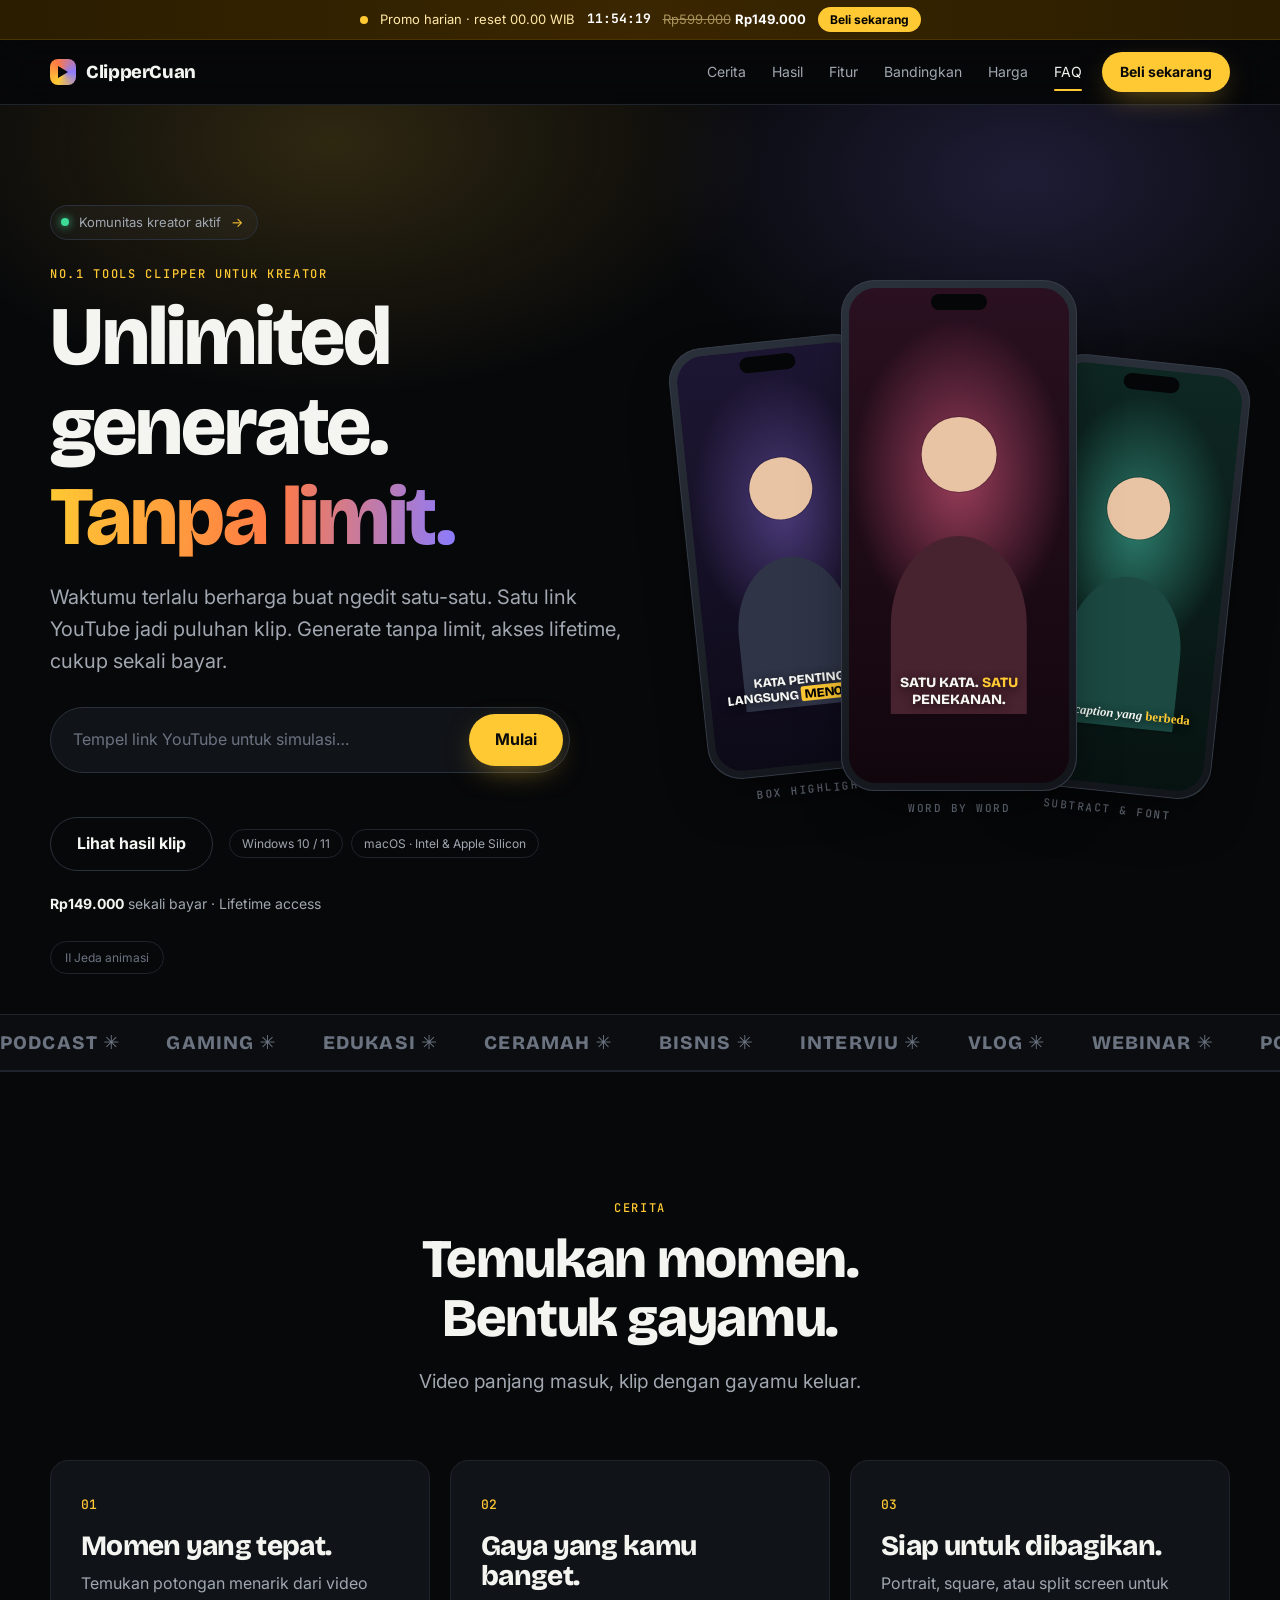
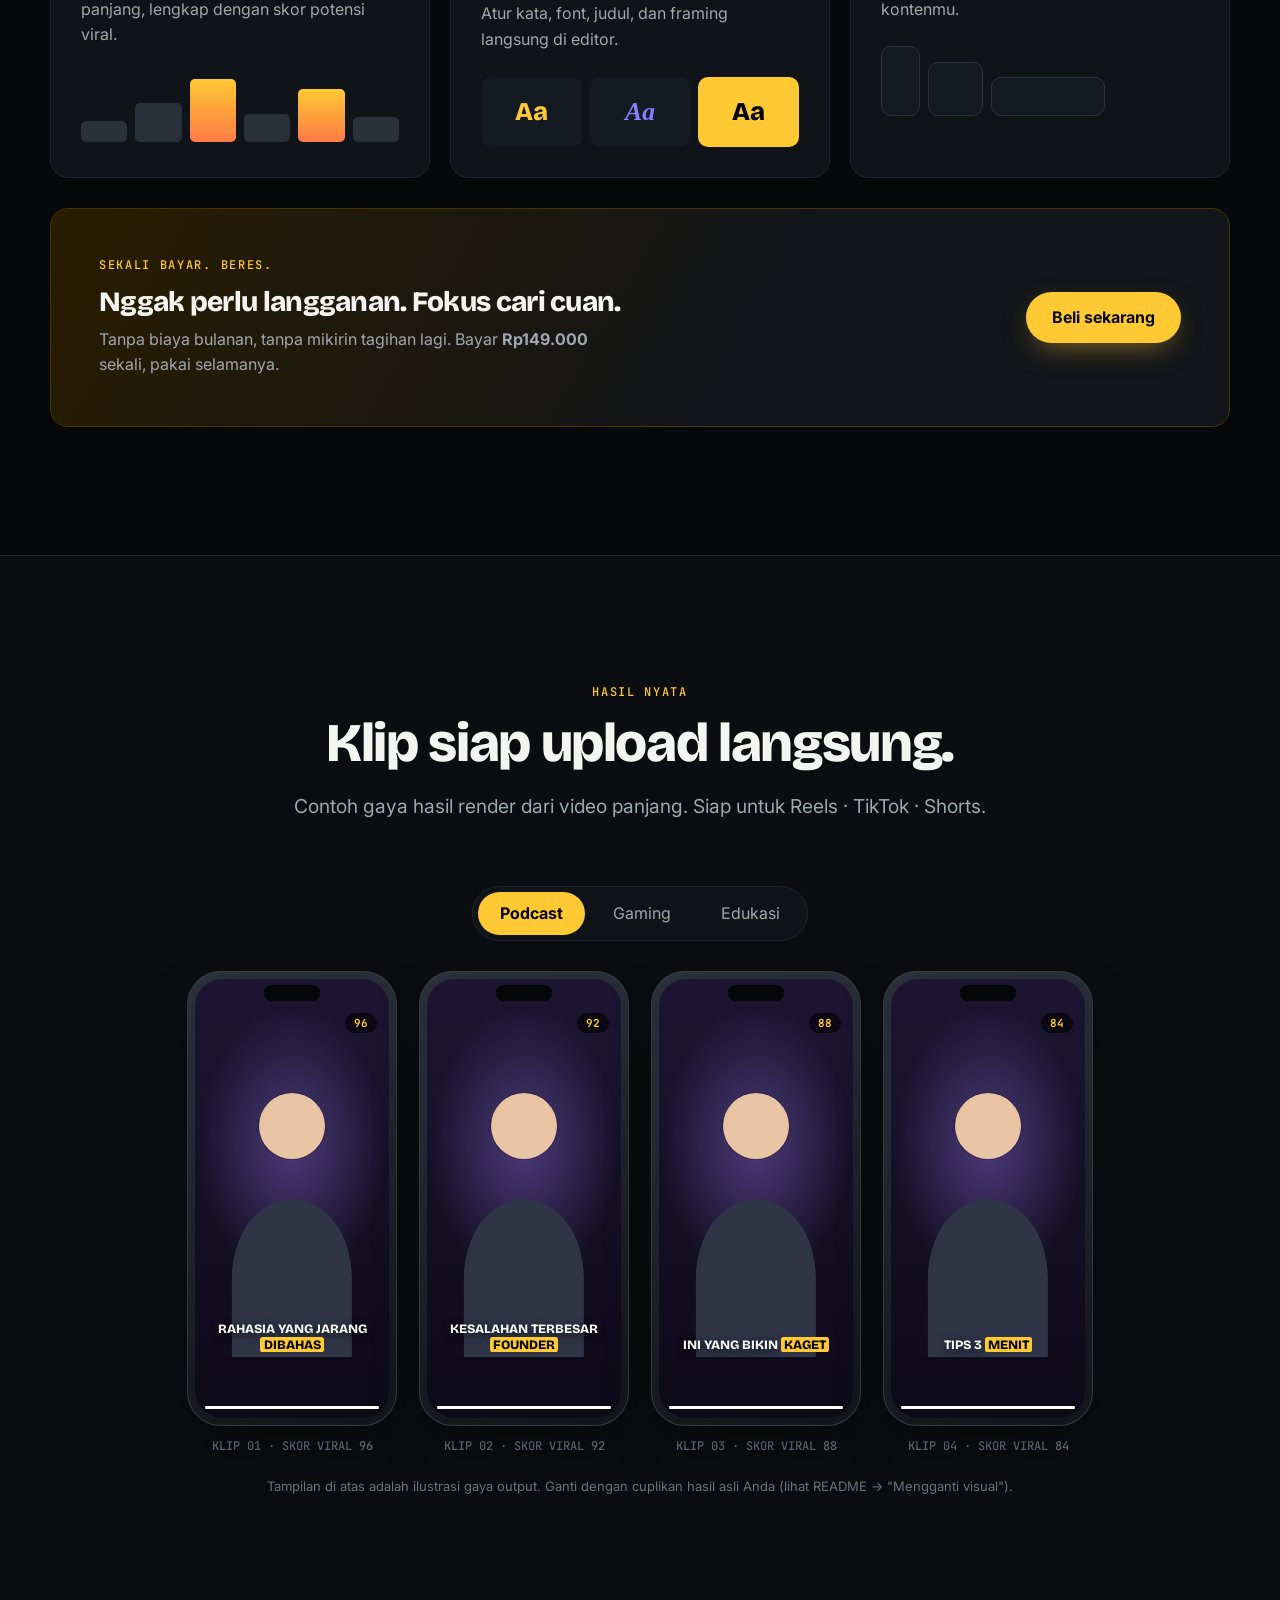
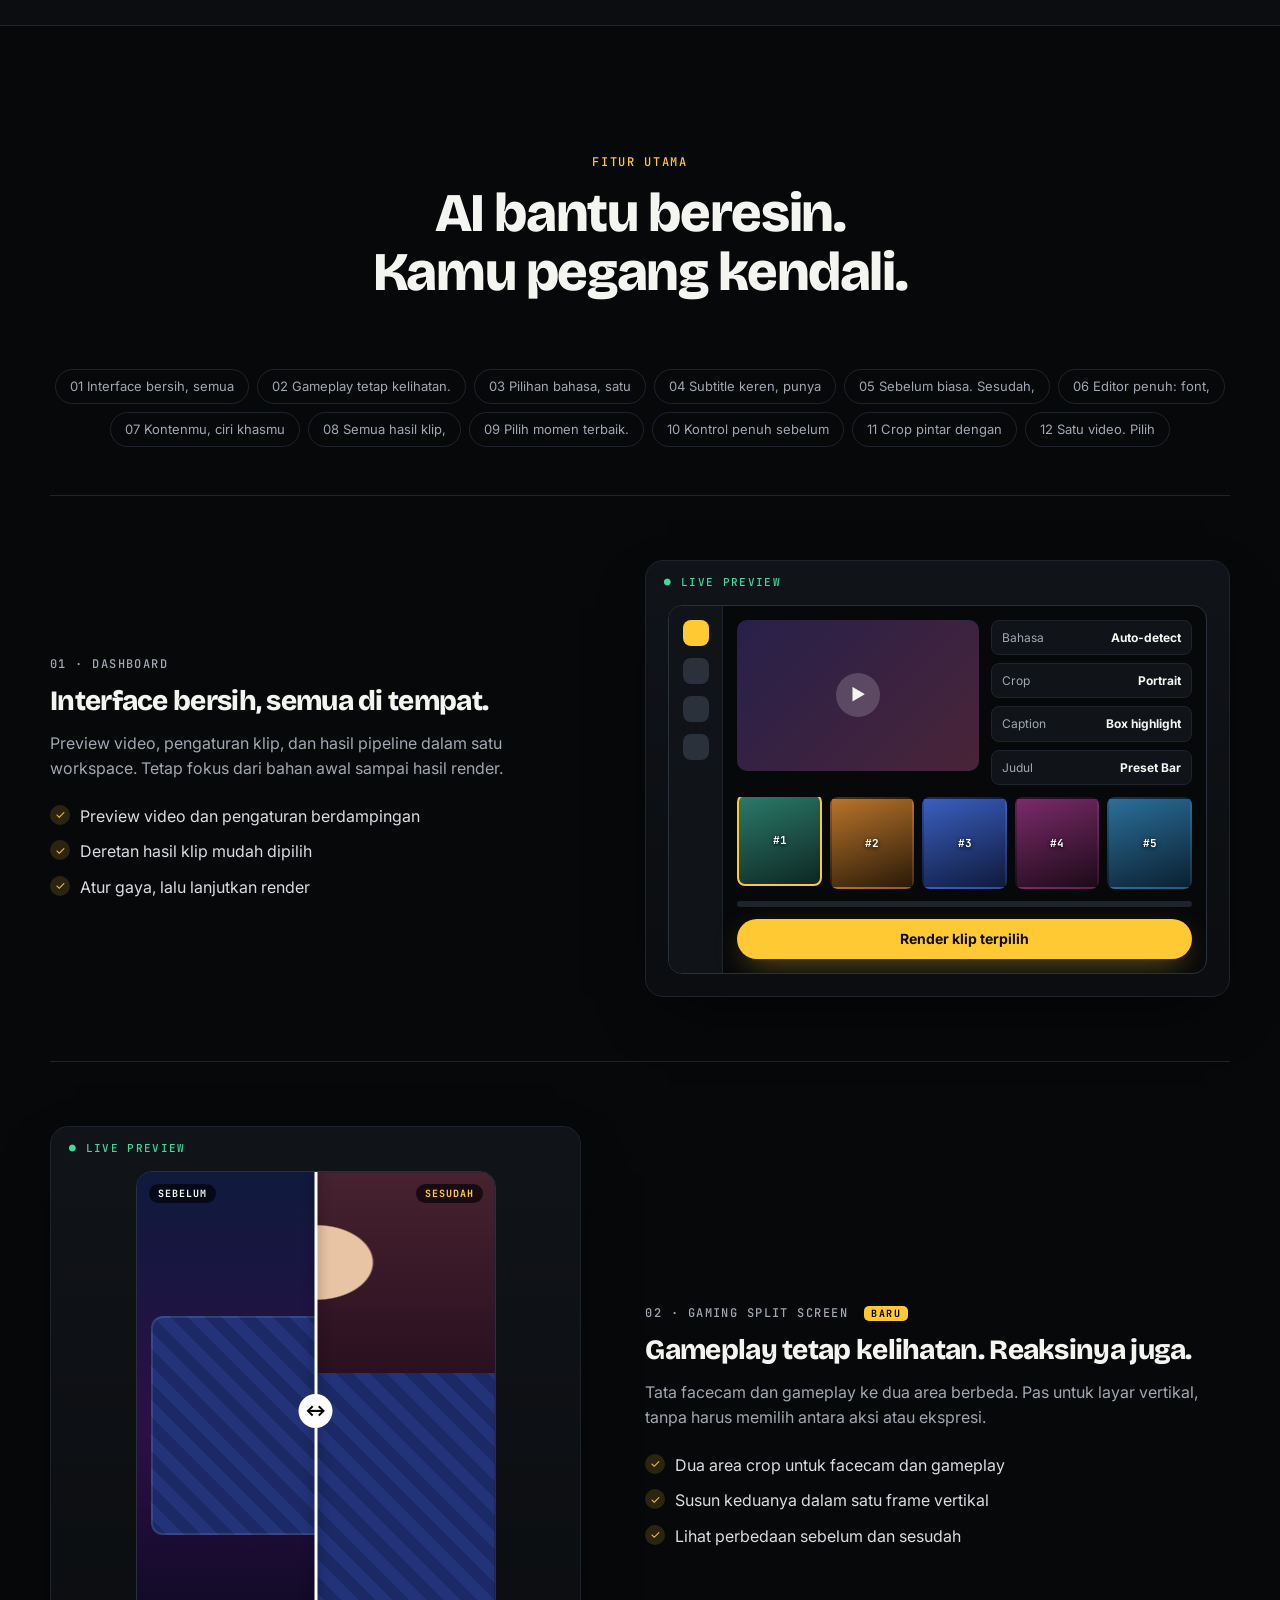
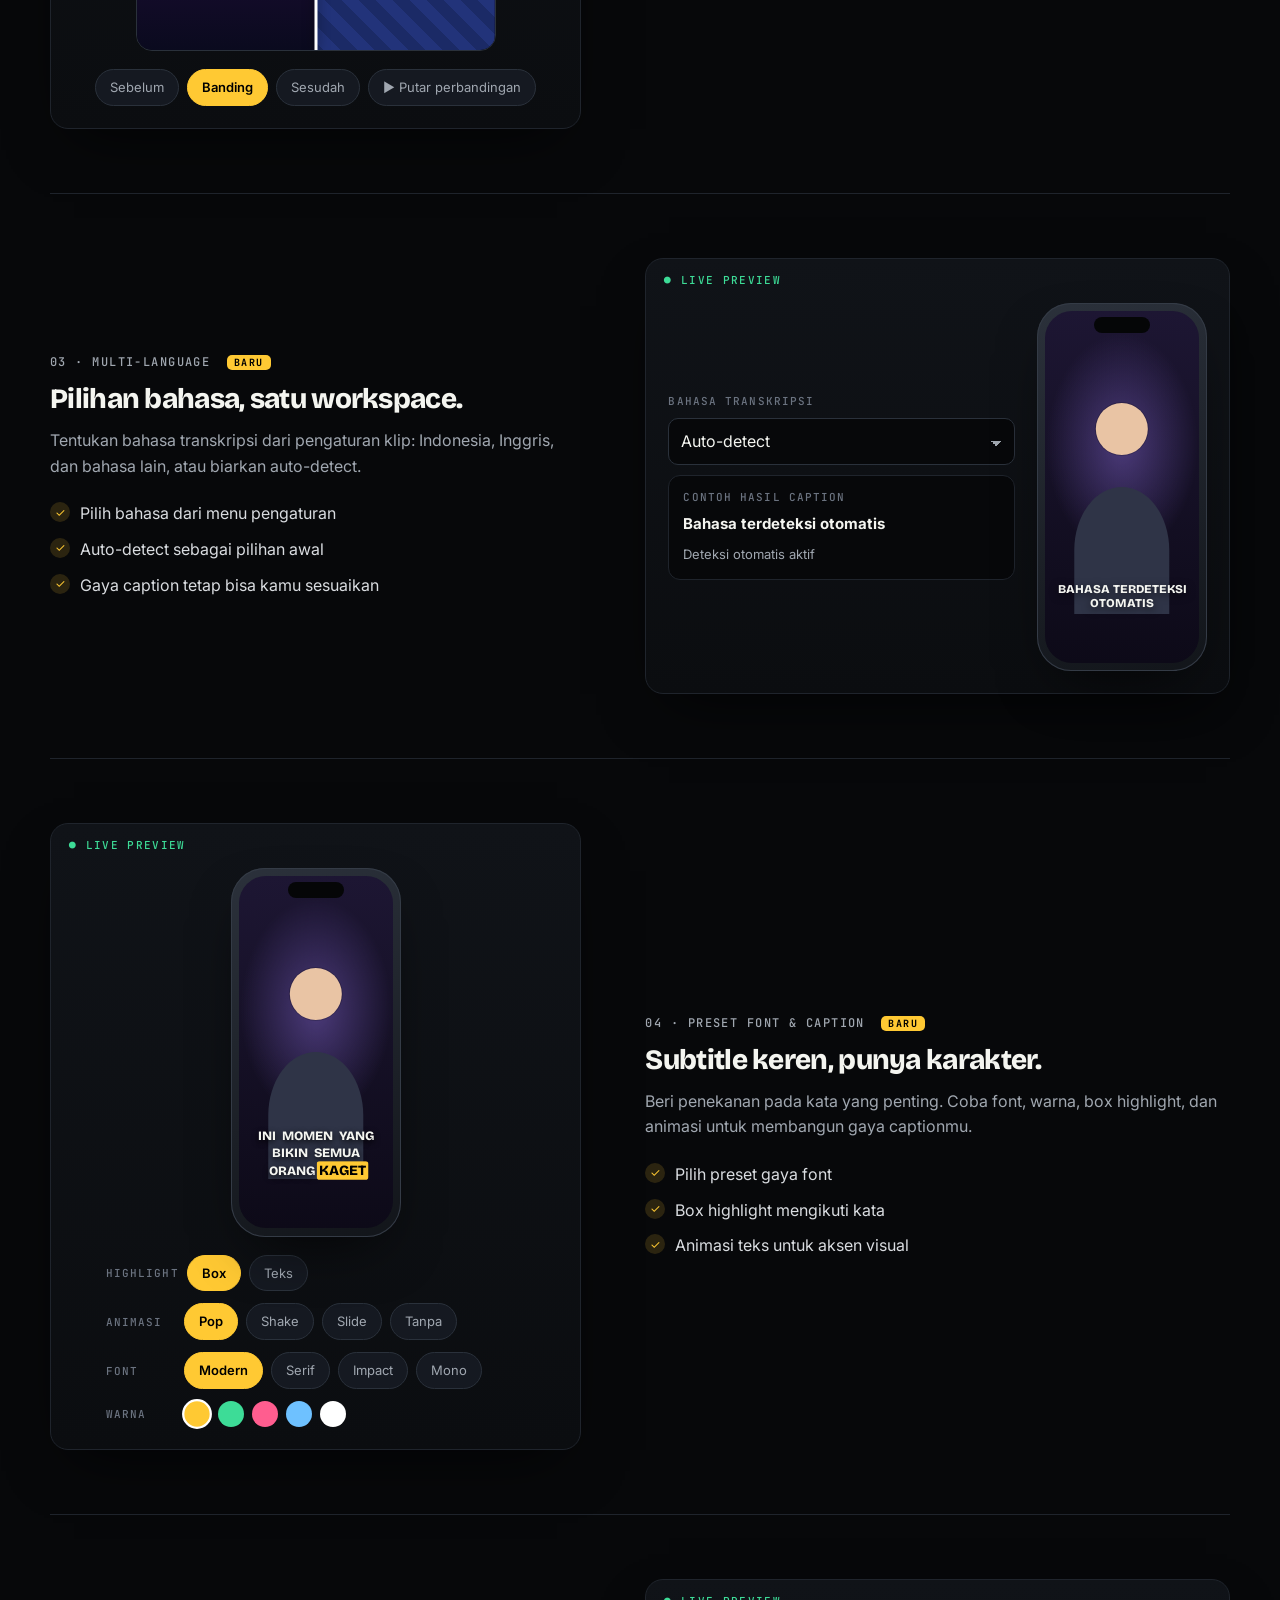
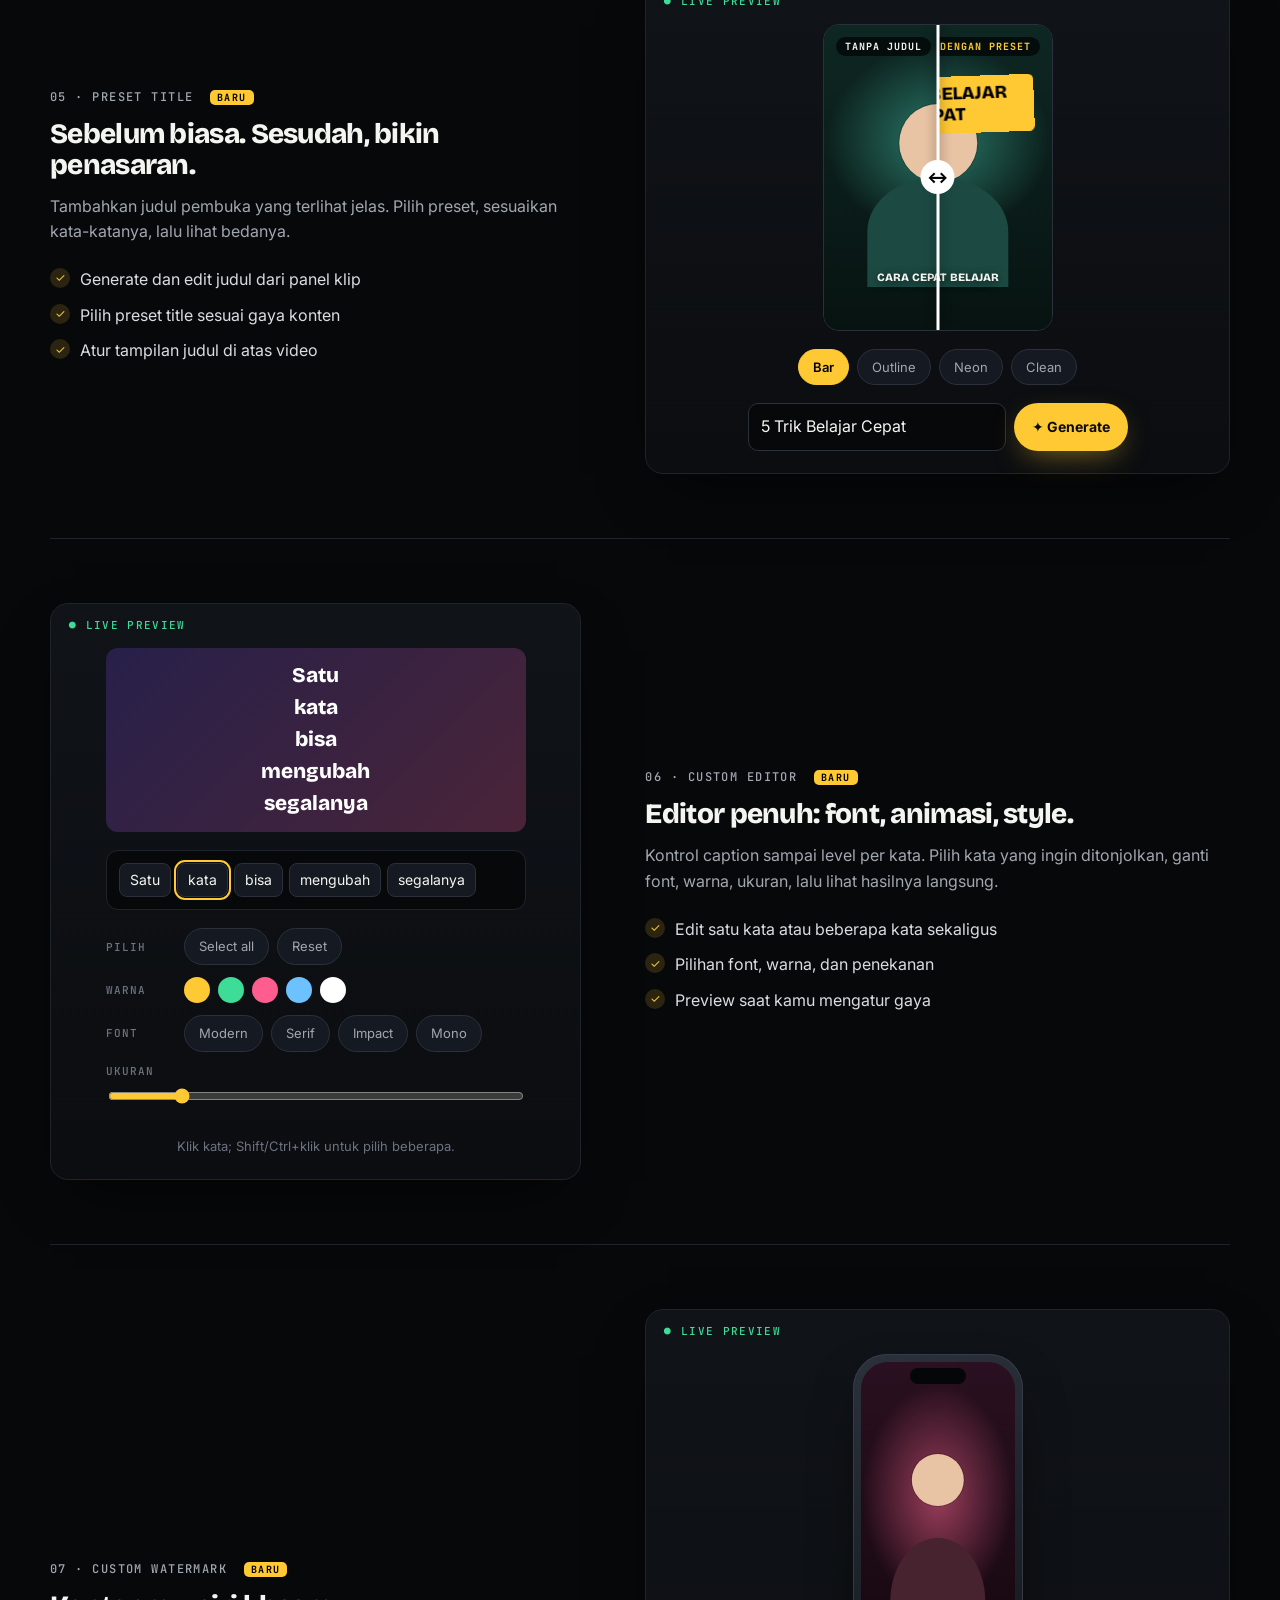
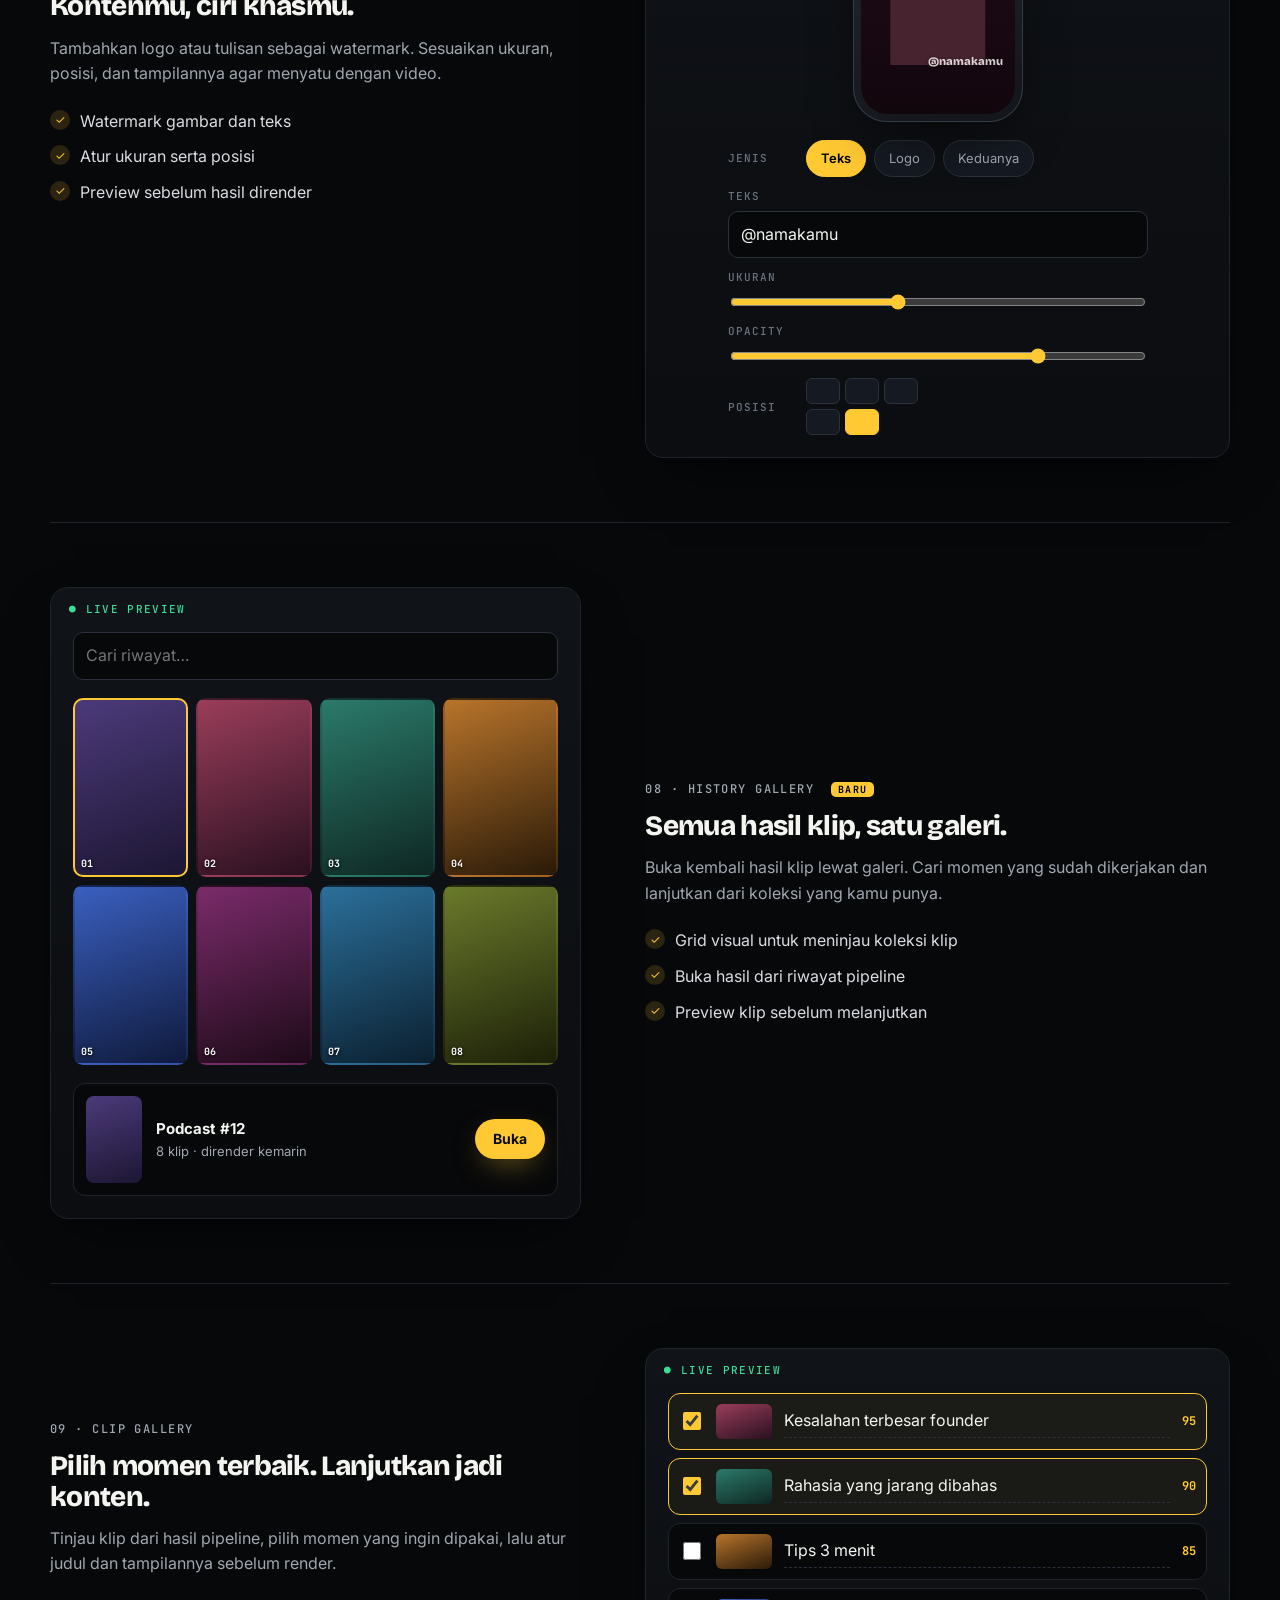
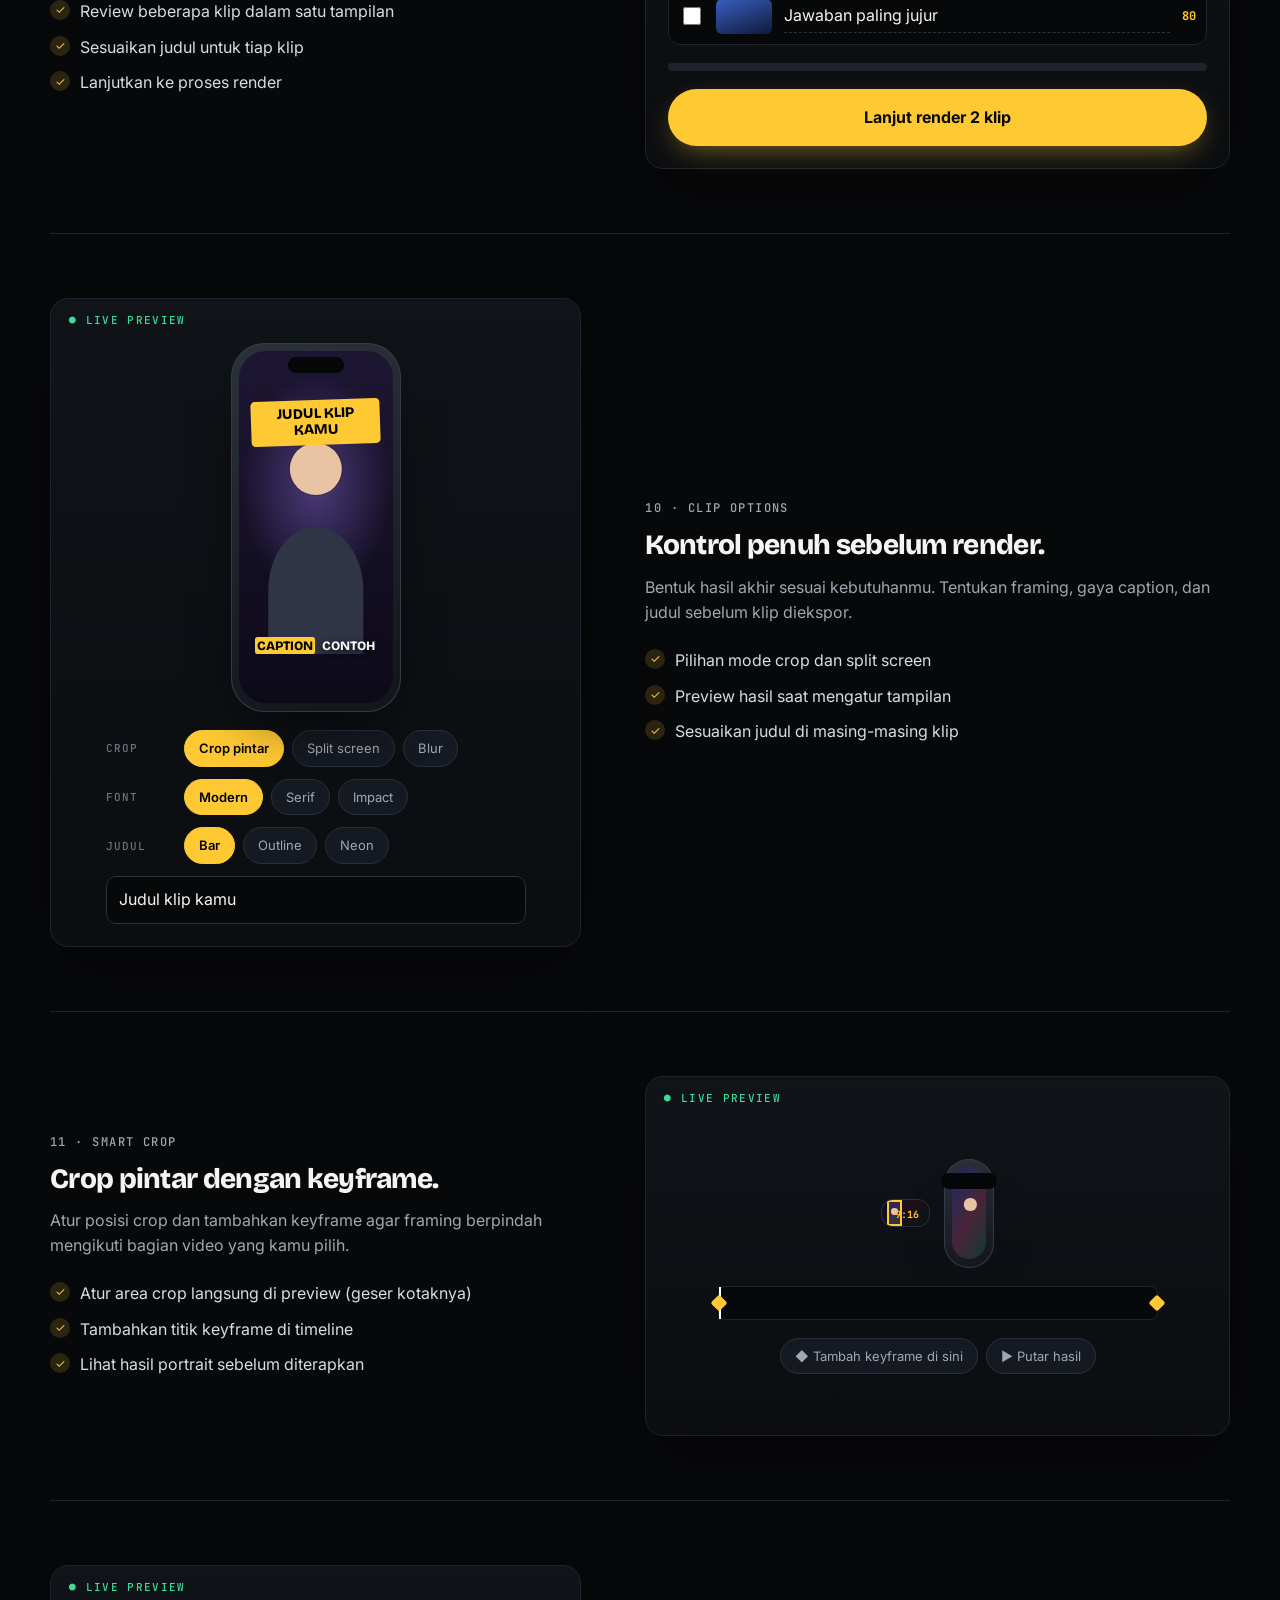
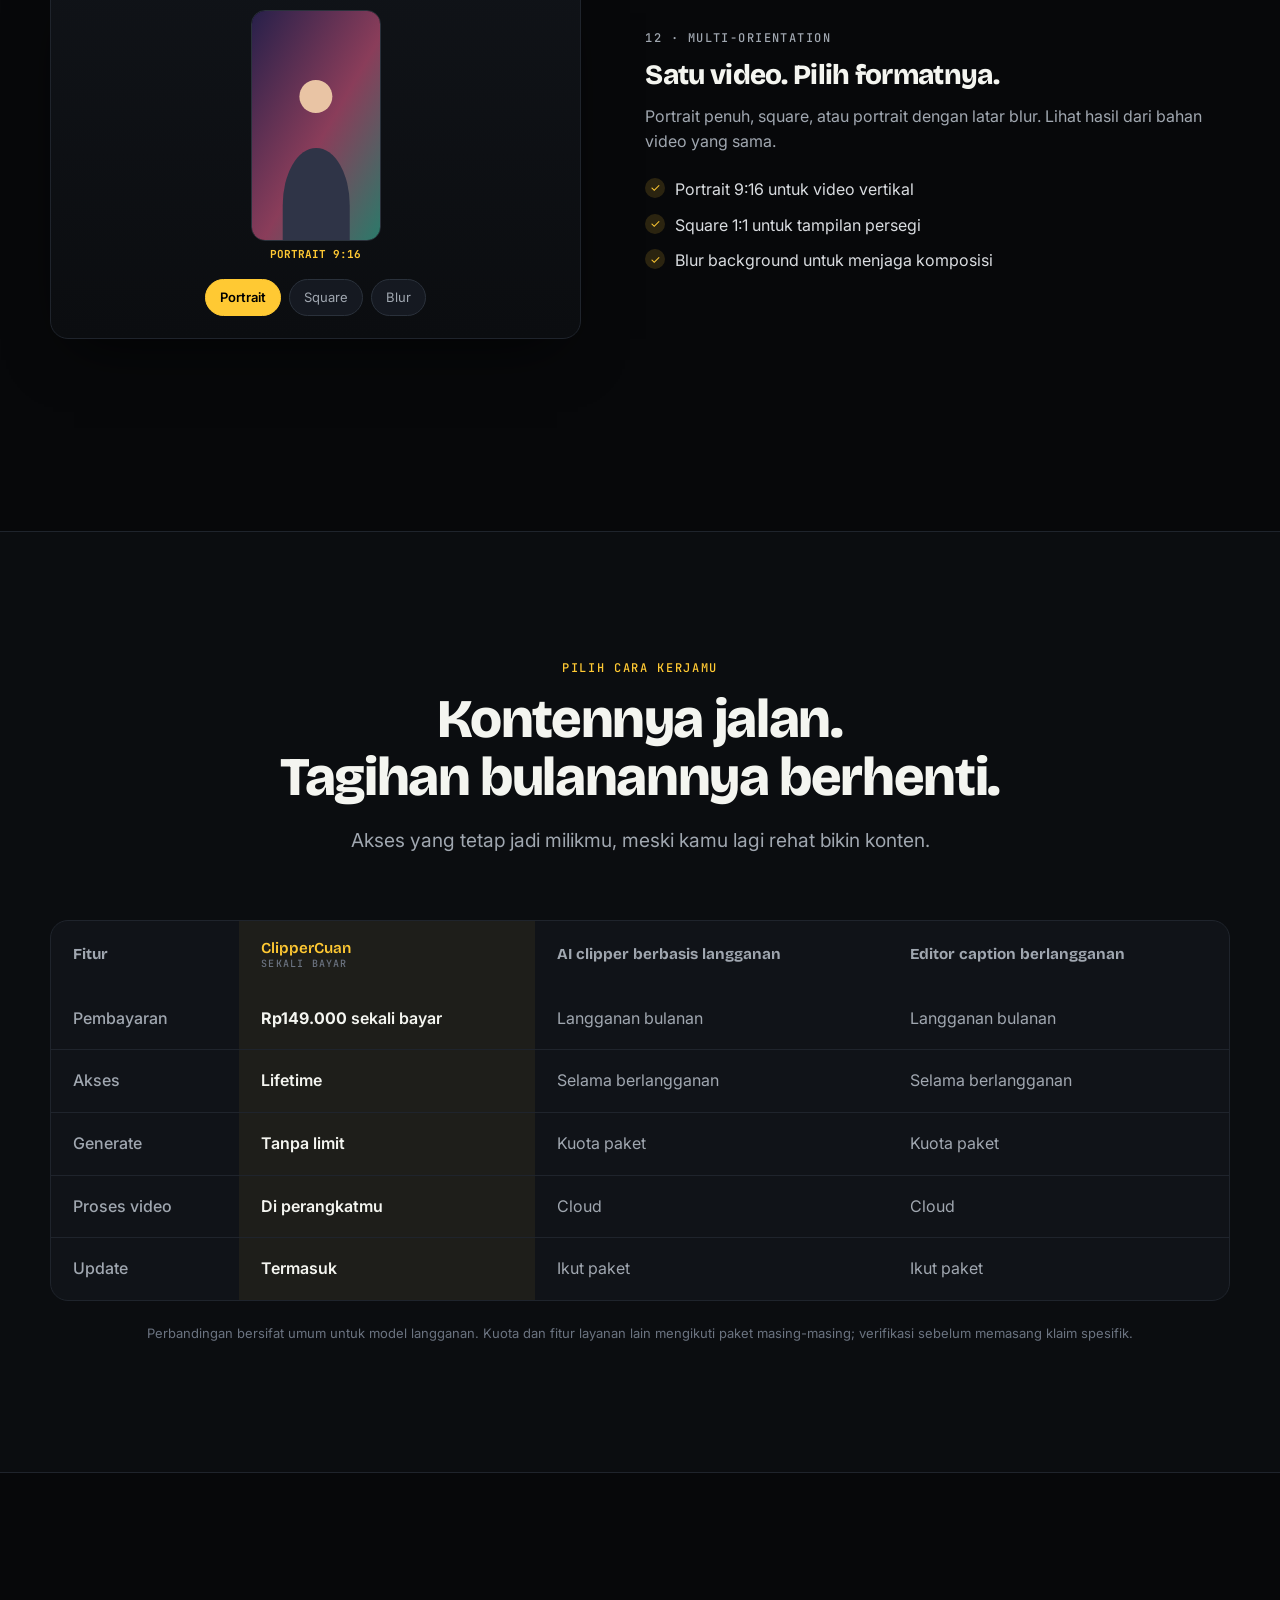
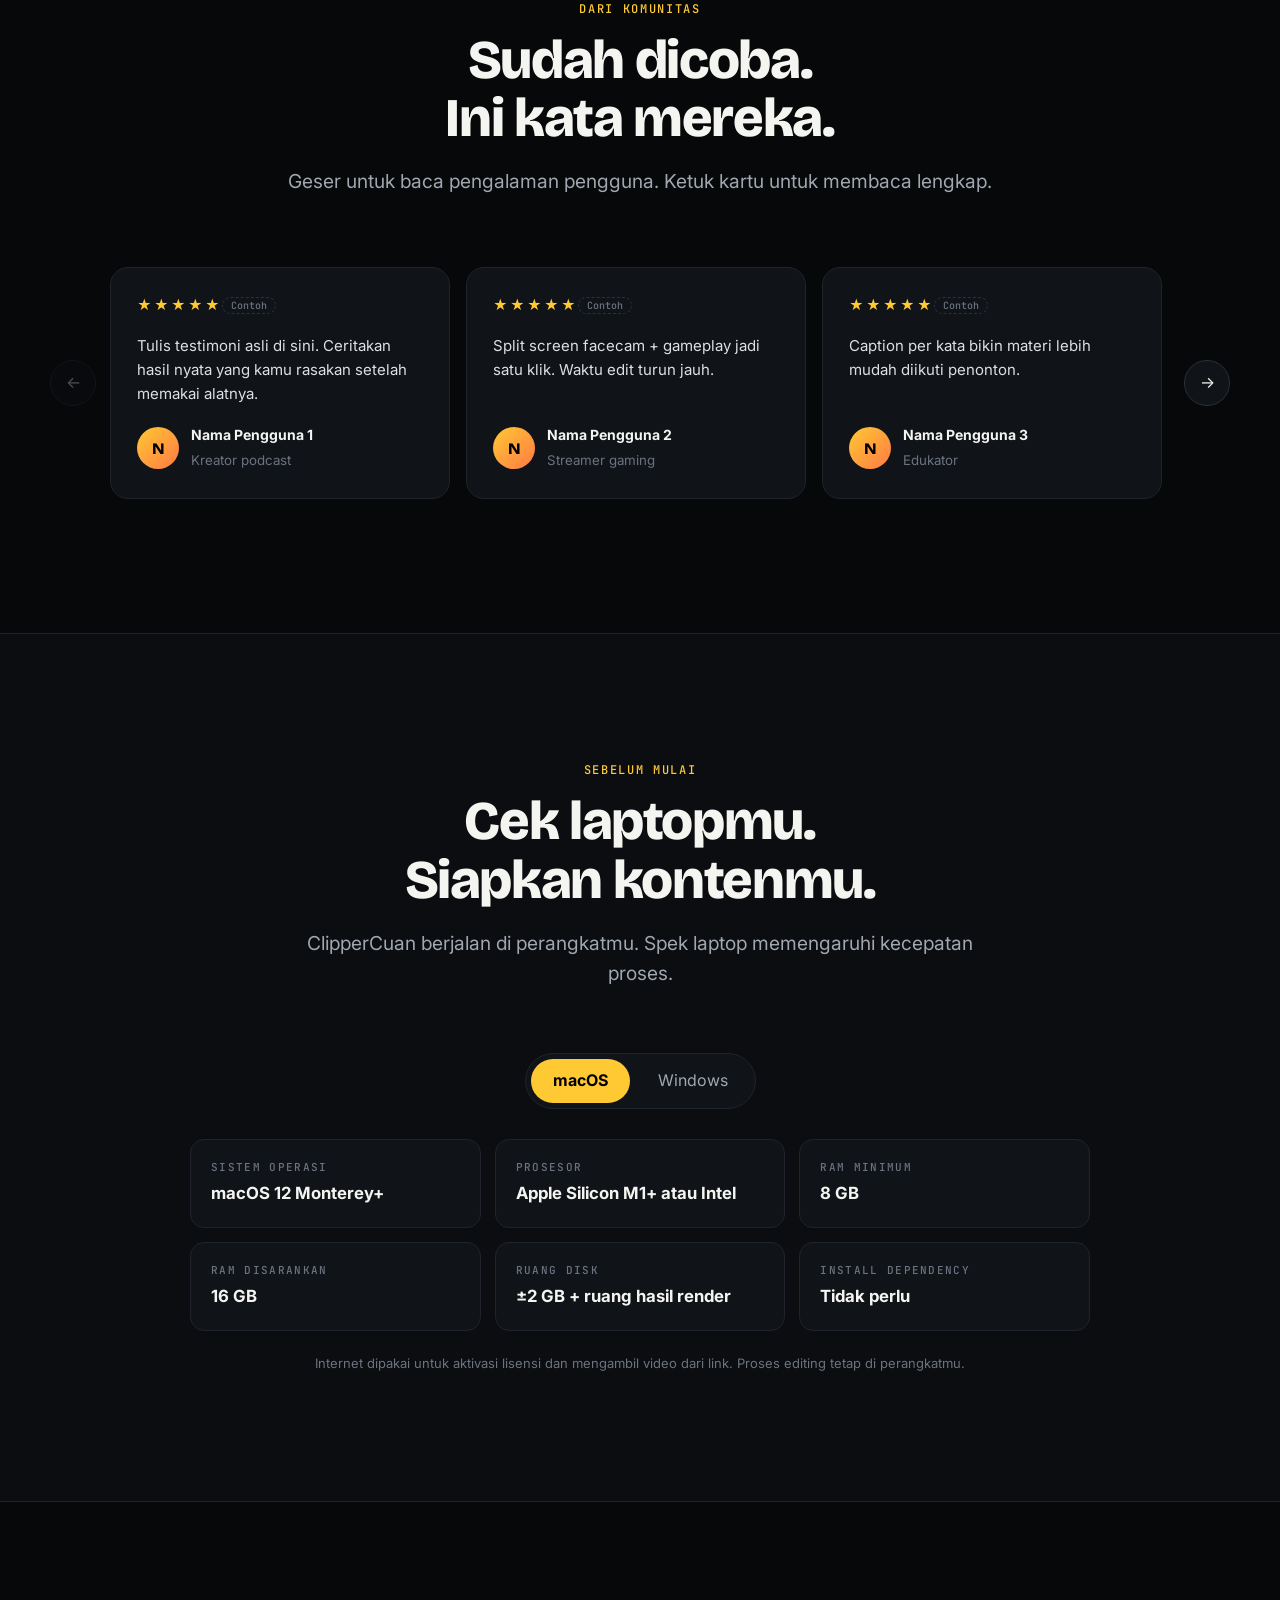
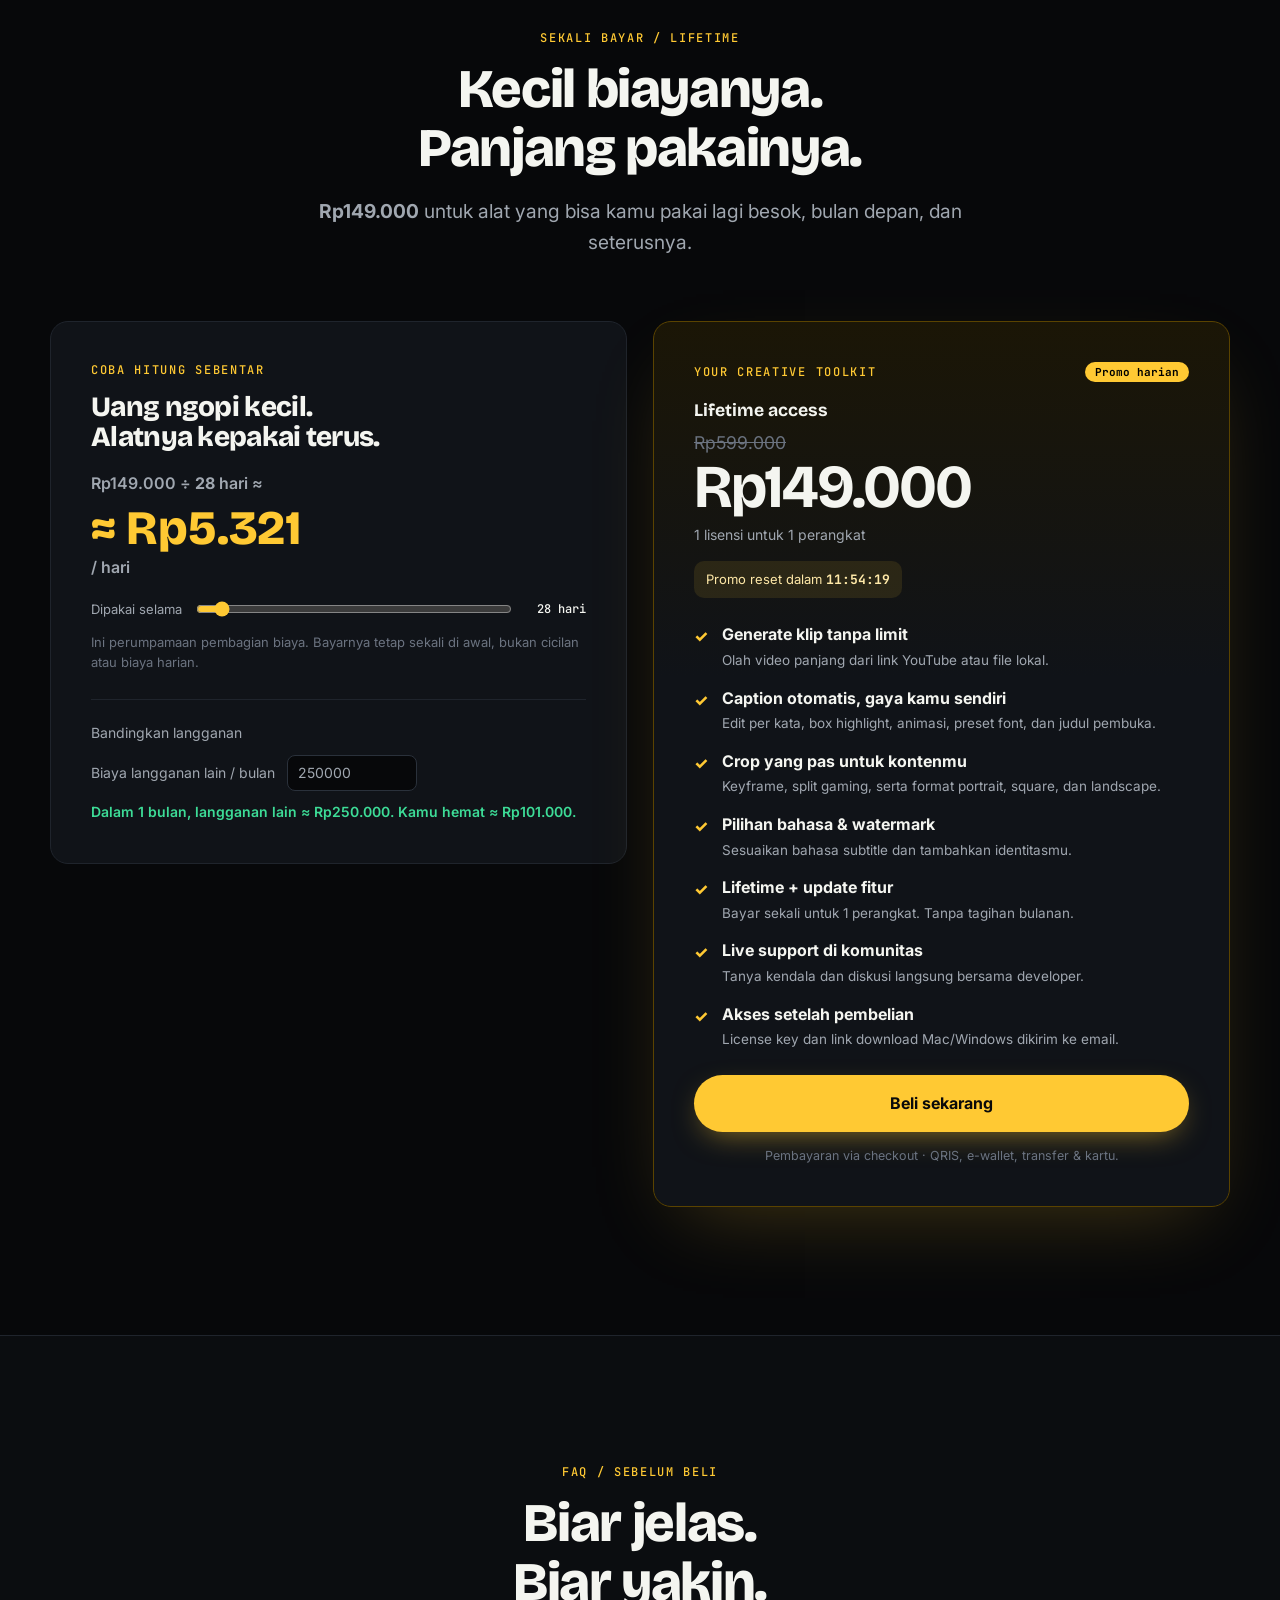
<file: site/index.html>
<!DOCTYPE html>
<html lang="id">
<head>
<meta charset="utf-8">
<meta name="viewport" content="width=device-width, initial-scale=1">
<title>ClipperCuan — Clipper Unlimited, Sekali Bayar</title>
<meta name="description" content="Aplikasi desktop AI clipper: ubah video panjang jadi klip viral untuk Reels, TikTok, dan Shorts. Bayar sekali, pakai selamanya, tanpa langganan.">
<meta name="theme-color" content="#07080a">
<meta property="og:type" content="website">
<meta property="og:locale" content="id_ID">
<meta property="og:title" content="ClipperCuan — Clipper Unlimited, Sekali Bayar">
<meta property="og:description" content="Satu link video jadi puluhan klip siap upload. Bayar sekali, akses lifetime.">
<meta name="twitter:card" content="summary_large_image">
<link rel="icon" href="assets/favicon.svg" type="image/svg+xml">
<link rel="preconnect" href="https://fonts.googleapis.com">
<link rel="preconnect" href="https://fonts.gstatic.com" crossorigin>
<link rel="stylesheet" href="https://fonts.googleapis.com/css2?family=Bricolage+Grotesque:opsz,wght@12..96,500;12..96,700;12..96,800&family=Inter:wght@400;500;600&family=JetBrains+Mono:wght@500&display=swap">
<link rel="stylesheet" href="styles.css">
<script type="application/ld+json">
{"@context":"https://schema.org","@type":"SoftwareApplication","name":"ClipperCuan","applicationCategory":"MultimediaApplication","operatingSystem":"Windows 10, Windows 11, macOS 12+","offers":{"@type":"Offer","priceCurrency":"IDR","price":"149000"}}
</script>
</head>
<body>
<a class="skip" href="#main">Lewati ke konten</a>

<!-- ============ PROMO BAR ============ -->
<div class="promo-bar" id="promoBar" role="region" aria-label="Promo">
  <span class="promo-dot" aria-hidden="true"></span>
  <span data-cfg="promoLabel">Promo harian</span>
  <b class="mono" data-countdown>--:--:--</b>
  <span class="promo-price"><s data-price="original"></s> <b data-price="now"></b></span>
  <a class="promo-link" data-buy href="#harga">Beli sekarang</a>
</div>

<!-- ============ NAV ============ -->
<header class="nav" id="nav">
  <div class="wrap nav-in">
    <a class="logo" href="#top" aria-label="Beranda"><span class="logo-mark" aria-hidden="true"></span><span data-cfg="brand">ClipperCuan</span></a>
    <nav class="nav-links" aria-label="Utama">
      <a href="#cerita">Cerita</a><a href="#hasil">Hasil</a><a href="#fitur">Fitur</a><a href="#compare">Bandingkan</a><a href="#harga">Harga</a><a href="#faq">FAQ</a>
    </nav>
    <a class="btn btn-sm" data-buy href="#harga">Beli sekarang</a>
    <button class="burger" id="burger" aria-label="Menu" aria-expanded="false" aria-controls="drawer"><span></span><span></span></button>
  </div>
  <div class="drawer" id="drawer" hidden>
    <a href="#cerita">Cerita</a><a href="#hasil">Hasil</a><a href="#fitur">Fitur</a><a href="#compare">Bandingkan</a><a href="#testimoni">Testimoni</a><a href="#requirements">Kebutuhan</a><a href="#harga">Harga</a><a href="#faq">FAQ</a>
    <a class="btn" data-buy href="#harga">Beli sekarang</a>
  </div>
  <div class="progress" id="progress" aria-hidden="true"></div>
</header>

<main id="main">
<!-- ============ HERO ============ -->
<section class="hero" id="top" aria-labelledby="hero-title">
  <div class="hero-glow" aria-hidden="true"></div>
  <div class="wrap hero-grid">
    <div class="hero-copy reveal">
      <a class="pill" href="#testimoni"><span class="pill-dot"></span><span data-community>Komunitas kreator aktif</span><span class="pill-arrow">→</span></a>
      <p class="eyebrow">No.1 tools clipper untuk kreator</p>
      <h1 id="hero-title">Unlimited generate.<br><span class="grad">Tanpa limit.</span></h1>
      <p class="lead">Waktumu terlalu berharga buat ngedit satu-satu. Satu link YouTube jadi puluhan klip. Generate tanpa limit, akses lifetime, cukup sekali bayar.</p>
      <form class="try" id="tryForm" novalidate>
        <label class="sr" for="tryUrl">Link video</label>
        <input id="tryUrl" type="url" inputmode="url" placeholder="Tempel link YouTube untuk simulasi…" autocomplete="off">
        <button class="btn" type="submit">Mulai</button>
      </form>
      <p class="try-msg" id="tryMsg" role="status" aria-live="polite"></p>
      <div class="hero-cta">
        <a class="btn btn-ghost" href="#hasil">Lihat hasil klip</a>
        <span class="os-chips"><i>Windows 10 / 11</i><i>macOS · Intel &amp; Apple Silicon</i></span>
      </div>
      <p class="hero-price"><b data-price="now"></b> sekali bayar · Lifetime access</p>
    </div>

    <div class="hero-stage reveal" aria-hidden="true">
      <div class="stage-card stage-a"><div class="phone"><div class="screen scene-podcast"><div class="subs" data-subs="box">Kata penting, langsung <em>menonjol</em></div></div></div><span class="stage-label">BOX HIGHLIGHT</span></div>
      <div class="stage-card stage-b"><div class="phone"><div class="screen scene-stream"><div class="subs" data-subs="wbw">Satu kata. <em>Satu</em> penekanan.</div></div></div><span class="stage-label">WORD BY WORD</span></div>
      <div class="stage-card stage-c"><div class="phone"><div class="screen scene-edu"><div class="subs subs-serif" data-subs="font">Gaya caption yang <em>berbeda</em></div></div></div><span class="stage-label">SUBTRACT &amp; FONT</span></div>
    </div>
  </div>
  <div class="wrap"><button class="motion" id="motionToggle" aria-pressed="false">Ⅱ Jeda animasi</button></div>
</section>

<div class="marquee" aria-hidden="true"><div class="marquee-track">
  <span>PODCAST ✳</span><span>GAMING ✳</span><span>EDUKASI ✳</span><span>CERAMAH ✳</span><span>BISNIS ✳</span><span>INTERVIU ✳</span><span>VLOG ✳</span><span>WEBINAR ✳</span>
  <span>PODCAST ✳</span><span>GAMING ✳</span><span>EDUKASI ✳</span><span>CERAMAH ✳</span><span>BISNIS ✳</span><span>INTERVIU ✳</span><span>VLOG ✳</span><span>WEBINAR ✳</span>
</div></div>

<!-- ============ CERITA ============ -->
<section class="sec" id="cerita">
  <div class="wrap">
    <div class="sec-head reveal"><p class="eyebrow">Cerita</p><h2>Temukan momen.<br>Bentuk gayamu.</h2><p class="sub">Video panjang masuk, klip dengan gayamu keluar.</p></div>
    <ol class="steps">
      <li class="step reveal"><span class="step-n">01</span><h3>Momen yang tepat.</h3><p>Temukan potongan menarik dari video panjang, lengkap dengan skor potensi viral.</p><div class="mini mini-find" aria-hidden="true"><i></i><i></i><i class="hot"></i><i></i><i class="hot"></i><i></i></div></li>
      <li class="step reveal"><span class="step-n">02</span><h3>Gaya yang kamu banget.</h3><p>Atur kata, font, judul, dan framing langsung di editor.</p><div class="mini mini-style" aria-hidden="true"><b>Aa</b><b>Aa</b><b>Aa</b></div></li>
      <li class="step reveal"><span class="step-n">03</span><h3>Siap untuk dibagikan.</h3><p>Portrait, square, atau split screen untuk kontenmu.</p><div class="mini mini-share" aria-hidden="true"><i></i><i></i><i></i></div></li>
    </ol>
    <div class="once reveal">
      <div><p class="eyebrow">Sekali bayar. Beres.</p><h3>Nggak perlu langganan. Fokus cari cuan.</h3>
      <p>Tanpa biaya bulanan, tanpa mikirin tagihan lagi. Bayar <b data-price="now"></b> sekali, pakai selamanya.</p></div>
      <a class="btn" data-buy href="#harga">Beli sekarang</a>
    </div>
  </div>
</section>

<!-- ============ HASIL ============ -->
<section class="sec sec-alt" id="hasil">
  <div class="wrap">
    <div class="sec-head reveal"><p class="eyebrow">Hasil nyata</p><h2>Klip siap upload langsung.</h2><p class="sub">Contoh gaya hasil render dari video panjang. Siap untuk Reels · TikTok · Shorts.</p></div>
    <div class="tabs reveal" role="tablist" aria-label="Kategori konten" id="nicheTabs">
      <button role="tab" aria-selected="true" data-niche="podcast">Podcast</button>
      <button role="tab" aria-selected="false" data-niche="gaming">Gaming</button>
      <button role="tab" aria-selected="false" data-niche="edu">Edukasi</button>
    </div>
    <div class="reel" id="reel" aria-live="polite"></div>
    <p class="note">Tampilan di atas adalah ilustrasi gaya output. Ganti dengan cuplikan hasil asli Anda (lihat README → "Mengganti visual").</p>
  </div>
</section>

<!-- ============ FITUR ============ -->
<section class="sec" id="fitur">
  <div class="wrap">
    <div class="sec-head reveal"><p class="eyebrow">Fitur utama</p><h2>AI bantu beresin.<br>Kamu pegang kendali.</h2></div>
    <nav class="feat-nav" id="featNav" aria-label="Lompat ke fitur"></nav>

    <article class="feat reveal" id="f1"><div class="feat-copy"><p class="tag">01 · Dashboard</p><h3>Interface bersih, semua di tempat.</h3><p>Preview video, pengaturan klip, dan hasil pipeline dalam satu workspace. Tetap fokus dari bahan awal sampai hasil render.</p><ul class="ticks"><li>Preview video dan pengaturan berdampingan</li><li>Deretan hasil klip mudah dipilih</li><li>Atur gaya, lalu lanjutkan render</li></ul></div>
      <div class="demo" data-demo="dashboard"></div></article>

    <article class="feat flip reveal" id="f2"><div class="feat-copy"><p class="tag">02 · Gaming split screen <b class="new">BARU</b></p><h3>Gameplay tetap kelihatan. Reaksinya juga.</h3><p>Tata facecam dan gameplay ke dua area berbeda. Pas untuk layar vertikal, tanpa harus memilih antara aksi atau ekspresi.</p><ul class="ticks"><li>Dua area crop untuk facecam dan gameplay</li><li>Susun keduanya dalam satu frame vertikal</li><li>Lihat perbedaan sebelum dan sesudah</li></ul></div>
      <div class="demo" data-demo="gaming"></div></article>

    <article class="feat reveal" id="f3"><div class="feat-copy"><p class="tag">03 · Multi-language <b class="new">BARU</b></p><h3>Pilihan bahasa, satu workspace.</h3><p>Tentukan bahasa transkripsi dari pengaturan klip: Indonesia, Inggris, dan bahasa lain, atau biarkan auto-detect.</p><ul class="ticks"><li>Pilih bahasa dari menu pengaturan</li><li>Auto-detect sebagai pilihan awal</li><li>Gaya caption tetap bisa kamu sesuaikan</li></ul></div>
      <div class="demo" data-demo="lang"></div></article>

    <article class="feat flip reveal" id="f4"><div class="feat-copy"><p class="tag">04 · Preset font &amp; caption <b class="new">BARU</b></p><h3>Subtitle keren, punya karakter.</h3><p>Beri penekanan pada kata yang penting. Coba font, warna, box highlight, dan animasi untuk membangun gaya captionmu.</p><ul class="ticks"><li>Pilih preset gaya font</li><li>Box highlight mengikuti kata</li><li>Animasi teks untuk aksen visual</li></ul></div>
      <div class="demo" data-demo="caption"></div></article>

    <article class="feat reveal" id="f5"><div class="feat-copy"><p class="tag">05 · Preset title <b class="new">BARU</b></p><h3>Sebelum biasa. Sesudah, bikin penasaran.</h3><p>Tambahkan judul pembuka yang terlihat jelas. Pilih preset, sesuaikan kata-katanya, lalu lihat bedanya.</p><ul class="ticks"><li>Generate dan edit judul dari panel klip</li><li>Pilih preset title sesuai gaya konten</li><li>Atur tampilan judul di atas video</li></ul></div>
      <div class="demo" data-demo="title"></div></article>

    <article class="feat flip reveal" id="f6"><div class="feat-copy"><p class="tag">06 · Custom editor <b class="new">BARU</b></p><h3>Editor penuh: font, animasi, style.</h3><p>Kontrol caption sampai level per kata. Pilih kata yang ingin ditonjolkan, ganti font, warna, ukuran, lalu lihat hasilnya langsung.</p><ul class="ticks"><li>Edit satu kata atau beberapa kata sekaligus</li><li>Pilihan font, warna, dan penekanan</li><li>Preview saat kamu mengatur gaya</li></ul></div>
      <div class="demo" data-demo="editor"></div></article>

    <article class="feat reveal" id="f7"><div class="feat-copy"><p class="tag">07 · Custom watermark <b class="new">BARU</b></p><h3>Kontenmu, ciri khasmu.</h3><p>Tambahkan logo atau tulisan sebagai watermark. Sesuaikan ukuran, posisi, dan tampilannya agar menyatu dengan video.</p><ul class="ticks"><li>Watermark gambar dan teks</li><li>Atur ukuran serta posisi</li><li>Preview sebelum hasil dirender</li></ul></div>
      <div class="demo" data-demo="watermark"></div></article>

    <article class="feat flip reveal" id="f8"><div class="feat-copy"><p class="tag">08 · History gallery <b class="new">BARU</b></p><h3>Semua hasil klip, satu galeri.</h3><p>Buka kembali hasil klip lewat galeri. Cari momen yang sudah dikerjakan dan lanjutkan dari koleksi yang kamu punya.</p><ul class="ticks"><li>Grid visual untuk meninjau koleksi klip</li><li>Buka hasil dari riwayat pipeline</li><li>Preview klip sebelum melanjutkan</li></ul></div>
      <div class="demo" data-demo="history"></div></article>

    <article class="feat reveal" id="f9"><div class="feat-copy"><p class="tag">09 · Clip gallery</p><h3>Pilih momen terbaik. Lanjutkan jadi konten.</h3><p>Tinjau klip dari hasil pipeline, pilih momen yang ingin dipakai, lalu atur judul dan tampilannya sebelum render.</p><ul class="ticks"><li>Review beberapa klip dalam satu tampilan</li><li>Sesuaikan judul untuk tiap klip</li><li>Lanjutkan ke proses render</li></ul></div>
      <div class="demo" data-demo="cliplist"></div></article>

    <article class="feat flip reveal" id="f10"><div class="feat-copy"><p class="tag">10 · Clip options</p><h3>Kontrol penuh sebelum render.</h3><p>Bentuk hasil akhir sesuai kebutuhanmu. Tentukan framing, gaya caption, dan judul sebelum klip diekspor.</p><ul class="ticks"><li>Pilihan mode crop dan split screen</li><li>Preview hasil saat mengatur tampilan</li><li>Sesuaikan judul di masing-masing klip</li></ul></div>
      <div class="demo" data-demo="options"></div></article>

    <article class="feat reveal" id="f11"><div class="feat-copy"><p class="tag">11 · Smart crop</p><h3>Crop pintar dengan keyframe.</h3><p>Atur posisi crop dan tambahkan keyframe agar framing berpindah mengikuti bagian video yang kamu pilih.</p><ul class="ticks"><li>Atur area crop langsung di preview (geser kotaknya)</li><li>Tambahkan titik keyframe di timeline</li><li>Lihat hasil portrait sebelum diterapkan</li></ul></div>
      <div class="demo" data-demo="crop"></div></article>

    <article class="feat flip reveal" id="f12"><div class="feat-copy"><p class="tag">12 · Multi-orientation</p><h3>Satu video. Pilih formatnya.</h3><p>Portrait penuh, square, atau portrait dengan latar blur. Lihat hasil dari bahan video yang sama.</p><ul class="ticks"><li>Portrait 9:16 untuk video vertikal</li><li>Square 1:1 untuk tampilan persegi</li><li>Blur background untuk menjaga komposisi</li></ul></div>
      <div class="demo" data-demo="orient"></div></article>
  </div>
</section>

<!-- ============ BANDINGKAN ============ -->
<section class="sec sec-alt" id="compare">
  <div class="wrap">
    <div class="sec-head reveal"><p class="eyebrow">Pilih cara kerjamu</p><h2>Kontennya jalan.<br>Tagihan bulanannya berhenti.</h2><p class="sub">Akses yang tetap jadi milikmu, meski kamu lagi rehat bikin konten.</p></div>
    <div class="table-wrap reveal" tabindex="0" role="region" aria-label="Perbandingan model akses (bisa digeser)">
      <table class="cmp">
        <caption class="sr">Perbandingan model akses</caption>
        <thead><tr><th scope="col">Fitur</th><th scope="col" class="us"><span data-cfg="brand">ClipperCuan</span><small>SEKALI BAYAR</small></th><th scope="col">AI clipper berbasis langganan</th><th scope="col">Editor caption berlangganan</th></tr></thead>
        <tbody>
          <tr><th scope="row">Pembayaran</th><td class="us"><b data-price="now"></b> sekali bayar</td><td>Langganan bulanan</td><td>Langganan bulanan</td></tr>
          <tr><th scope="row">Akses</th><td class="us">Lifetime</td><td>Selama berlangganan</td><td>Selama berlangganan</td></tr>
          <tr><th scope="row">Generate</th><td class="us">Tanpa limit</td><td>Kuota paket</td><td>Kuota paket</td></tr>
          <tr><th scope="row">Proses video</th><td class="us">Di perangkatmu</td><td>Cloud</td><td>Cloud</td></tr>
          <tr><th scope="row">Update</th><td class="us">Termasuk</td><td>Ikut paket</td><td>Ikut paket</td></tr>
        </tbody>
      </table>
    </div>
    <p class="note">Perbandingan bersifat umum untuk model langganan. Kuota dan fitur layanan lain mengikuti paket masing-masing; verifikasi sebelum memasang klaim spesifik.</p>
  </div>
</section>

<!-- ============ TESTIMONI ============ -->
<section class="sec" id="testimoni">
  <div class="wrap">
    <div class="sec-head reveal"><p class="eyebrow">Dari komunitas</p><h2>Sudah dicoba.<br>Ini kata mereka.</h2><p class="sub">Geser untuk baca pengalaman pengguna. Ketuk kartu untuk membaca lengkap.</p></div>
    <div class="slider reveal">
      <button class="sl-btn" id="slPrev" aria-label="Sebelumnya">←</button>
      <div class="sl-track" id="slTrack" tabindex="0" aria-label="Daftar testimoni"></div>
      <button class="sl-btn" id="slNext" aria-label="Berikutnya">→</button>
    </div>
  </div>
</section>

<!-- ============ KEBUTUHAN ============ -->
<section class="sec sec-alt" id="requirements">
  <div class="wrap">
    <div class="sec-head reveal"><p class="eyebrow">Sebelum mulai</p><h2>Cek laptopmu.<br>Siapkan kontenmu.</h2><p class="sub"><span data-cfg="brand">ClipperCuan</span> berjalan di perangkatmu. Spek laptop memengaruhi kecepatan proses.</p></div>
    <div class="tabs reveal" role="tablist" aria-label="Sistem operasi" id="osTabs">
      <button role="tab" aria-selected="true" data-os="mac">macOS</button>
      <button role="tab" aria-selected="false" data-os="win">Windows</button>
    </div>
    <div class="req reveal" id="reqBox">
      <div><span>Sistem operasi</span><b data-req="os"></b></div>
      <div><span>Prosesor</span><b data-req="cpu"></b></div>
      <div><span>RAM minimum</span><b>8 GB</b></div>
      <div><span>RAM disarankan</span><b>16 GB</b></div>
      <div><span>Ruang disk</span><b>±2 GB + ruang hasil render</b></div>
      <div><span>Install dependency</span><b>Tidak perlu</b></div>
    </div>
    <p class="note">Internet dipakai untuk aktivasi lisensi dan mengambil video dari link. Proses editing tetap di perangkatmu.</p>
  </div>
</section>

<!-- ============ HARGA ============ -->
<section class="sec" id="harga">
  <div class="wrap">
    <div class="sec-head reveal"><p class="eyebrow">Sekali bayar / lifetime</p><h2>Kecil biayanya.<br>Panjang pakainya.</h2><p class="sub"><b data-price="now"></b> untuk alat yang bisa kamu pakai lagi besok, bulan depan, dan seterusnya.</p></div>
    <div class="price-grid">
      <div class="calc reveal">
        <p class="eyebrow">Coba hitung sebentar</p>
        <h3>Uang ngopi kecil.<br>Alatnya kepakai terus.</h3>
        <div class="calc-big"><span data-price="now"></span> ÷ <b id="calcDays">28</b> hari ≈ <strong id="calcPer">—</strong> / hari</div>
        <label class="range"><span>Dipakai selama</span><input id="calcRange" type="range" min="7" max="365" step="1" value="28"><output id="calcOut">28 hari</output></label>
        <p class="note-sm">Ini perumpamaan pembagian biaya. Bayarnya tetap sekali di awal, bukan cicilan atau biaya harian.</p>
        <div class="calc-sub"><span>Bandingkan langganan</span>
          <label>Biaya langganan lain / bulan <input id="subCost" type="number" min="0" step="1000" value="250000" inputmode="numeric"></label>
          <p id="subResult" role="status" aria-live="polite"></p></div>
      </div>

      <aside class="card-price reveal" aria-label="Paket">
        <div class="cp-top"><span class="eyebrow">Your creative toolkit</span><span class="badge" data-promo-badge>Promo harian</span></div>
        <p class="cp-name">Lifetime access</p>
        <p class="cp-old"><s data-price="original"></s></p>
        <p class="cp-now"><b data-price="now"></b></p>
        <p class="cp-note" data-cfg="priceNote">1 lisensi untuk 1 perangkat</p>
        <p class="cp-timer" data-promo-timer>Promo reset dalam <b class="mono" data-countdown>--:--:--</b></p>
        <ul class="cp-list">
          <li><b>Generate klip tanpa limit</b><span>Olah video panjang dari link YouTube atau file lokal.</span></li>
          <li><b>Caption otomatis, gaya kamu sendiri</b><span>Edit per kata, box highlight, animasi, preset font, dan judul pembuka.</span></li>
          <li><b>Crop yang pas untuk kontenmu</b><span>Keyframe, split gaming, serta format portrait, square, dan landscape.</span></li>
          <li><b>Pilihan bahasa &amp; watermark</b><span>Sesuaikan bahasa subtitle dan tambahkan identitasmu.</span></li>
          <li><b>Lifetime + update fitur</b><span>Bayar sekali untuk 1 perangkat. Tanpa tagihan bulanan.</span></li>
          <li><b>Live support di komunitas</b><span>Tanya kendala dan diskusi langsung bersama developer.</span></li>
          <li><b>Akses setelah pembelian</b><span data-cfg="downloadNote">License key dan link download dikirim ke email.</span></li>
        </ul>
        <a class="btn btn-block" data-buy href="#harga">Beli sekarang</a>
        <p class="cp-pay">Pembayaran via checkout · QRIS, e-wallet, transfer &amp; kartu.</p>
      </aside>
    </div>
  </div>
</section>

<!-- ============ FAQ ============ -->
<section class="sec sec-alt" id="faq">
  <div class="wrap narrow">
    <div class="sec-head reveal"><p class="eyebrow">FAQ / sebelum beli</p><h2>Biar jelas.<br>Biar yakin.</h2><p class="sub">Jawaban singkat untuk pertanyaan yang sering muncul.</p></div>
    <div class="faq reveal" id="faqList"></div>
  </div>
</section>

<!-- ============ CLOSING ============ -->
<section class="closing">
  <div class="wrap reveal">
    <p class="eyebrow">Giliran kontenmu tayang</p>
    <h2>Videonya sudah ada.<br>Jangan berhenti di folder.</h2>
    <p class="sub">Kamu sudah luangin waktu buat rekam, ngobrol, dan berbagi. Sekarang kasih kesempatan lebih banyak orang buat nonton.</p>
    <a class="btn btn-lg" data-buy href="#harga">Beli sekarang</a>
    <p class="note-sm"><b data-price="now"></b> · sekali bayar · akses lifetime</p>
  </div>
</section>
</main>

<!-- ============ FOOTER ============ -->
<footer class="footer">
  <div class="wrap foot-grid">
    <div><a class="logo" href="#top"><span class="logo-mark" aria-hidden="true"></span><span data-cfg="brand">ClipperCuan</span></a>
      <p class="foot-tag">Video panjang, banyak kemungkinan.<br>Alat kreator yang mengikuti gayamu.</p><p class="note-sm">macOS &amp; Windows · Desktop app</p></div>
    <nav aria-label="Produk"><h4>Produk</h4><a href="#top">Beranda</a><a href="#fitur">Fitur</a><a href="#hasil">Hasil klip</a><a href="#harga">Harga lifetime</a></nav>
    <nav aria-label="Panduan"><h4>Panduan</h4><a href="#requirements">Kebutuhan perangkat</a><a href="#faq">FAQ</a><a href="#testimoni">Testimoni</a></nav>
    <nav aria-label="Kontak"><h4>Terhubung</h4><a data-link="telegramUrl" href="#" target="_blank" rel="noopener">Komunitas Telegram</a><a data-link="instagramUrl" href="#" target="_blank" rel="noopener">Instagram</a><a data-link="mail" href="#"><span data-cfg="email"></span></a></nav>
  </div>
  <div class="wrap foot-bot"><span>© <span id="year">2026</span> <span data-cfg="brand">ClipperCuan</span></span><span>Made for your next great clip.</span><a href="#top">Kembali ke atas ↑</a></div>
</footer>

<!-- ============ DIALOG TESTIMONI ============ -->
<dialog id="dlg" aria-labelledby="dlgTitle"><form method="dialog"><button class="dlg-x" aria-label="Tutup">×</button></form><div id="dlgBody"></div></dialog>

<!-- ============ STICKY BUY (mobile) ============ -->
<div class="sticky-buy" id="stickyBuy"><div><b data-price="now"></b> <small>sekali bayar</small></div><a class="btn btn-sm" data-buy href="#harga">Beli</a></div>
<div class="toast" id="toast" role="status" aria-live="polite"></div>

<script src="config.js"></script>
<script src="app.js"></script>
</body>
</html>
</file>
<file: site/styles.css>
/* ClipperCuan — styles. Tokens first, components after. */
:root{
  --bg:#07080a; --bg2:#0b0d10; --panel:#101318; --panel2:#151921; --line:#1f242c; --line2:#2a313b;
  --text:#f4f5f0; --muted:#a0a7b0; --dim:#6b7380;
  --acc:#ffc933; --acc2:#ff7a45; --vio:#8b7bff; --ok:#3ddc97; --bad:#ff5d6c;
  --r:18px; --r-sm:10px; --shadow:0 24px 60px -24px rgba(0,0,0,.8);
  --f-head:'Bricolage Grotesque',system-ui,sans-serif; --f-body:'Inter',system-ui,sans-serif; --f-mono:'JetBrains Mono',ui-monospace,monospace;
  --nav-h:64px; --promo-h:40px;
}
*,*::before,*::after{box-sizing:border-box}
html{scroll-behavior:smooth;scroll-padding-top:calc(var(--nav-h) + var(--promo-h) + 12px);-webkit-text-size-adjust:100%}
body{margin:0;background:var(--bg);color:var(--text);font:400 16px/1.6 var(--f-body);overflow-x:hidden}
body.lock{overflow:hidden}
img,svg{max-width:100%;display:block}
a{color:inherit;text-decoration:none}
button,input,select{font:inherit;color:inherit}
button{cursor:pointer}
h1,h2,h3,h4{font-family:var(--f-head);line-height:1.08;letter-spacing:-.025em;margin:0;font-weight:800}
h1{font-size:clamp(2.6rem,7vw,5.2rem)}
h2{font-size:clamp(2rem,4.6vw,3.4rem)}
h3{font-size:clamp(1.3rem,2.4vw,1.75rem)}
p{margin:0}
.wrap{width:min(1180px,100% - 40px);margin-inline:auto}
.wrap.narrow{width:min(820px,100% - 40px)}
.sr{position:absolute;width:1px;height:1px;overflow:hidden;clip:rect(0 0 0 0);white-space:nowrap}
.skip{position:absolute;left:12px;top:-60px;background:var(--acc);color:#000;padding:8px 14px;border-radius:8px;z-index:200}
.skip:focus{top:8px}
.mono{font-family:var(--f-mono);font-variant-numeric:tabular-nums}
:focus-visible{outline:2px solid var(--acc);outline-offset:3px;border-radius:6px}

/* ---------- promo + nav ---------- */
.promo-bar{position:sticky;top:0;z-index:60;height:var(--promo-h);display:flex;align-items:center;justify-content:center;gap:12px;padding:0 14px;background:linear-gradient(90deg,#2a1d00,#3a2600 50%,#2a1d00);border-bottom:1px solid #4a3500;font-size:13px;color:#ffe9a8;white-space:nowrap;overflow:hidden}
.promo-bar b{color:#fff}
.promo-bar s{opacity:.55}
.promo-dot{width:8px;height:8px;border-radius:50%;background:var(--acc);box-shadow:0 0 0 0 rgba(255,201,51,.7);animation:pulse 1.8s infinite}
.promo-link{background:var(--acc);color:#000;font-weight:700;padding:3px 12px;border-radius:99px;font-size:12px}
.promo-bar.off{display:none}
@keyframes pulse{70%{box-shadow:0 0 0 9px rgba(255,201,51,0)}100%{box-shadow:0 0 0 0 rgba(255,201,51,0)}}
.nav{position:sticky;top:var(--promo-h);z-index:50;background:rgba(7,8,10,.72);backdrop-filter:blur(16px);-webkit-backdrop-filter:blur(16px);border-bottom:1px solid var(--line)}
.promo-bar.off + .nav{top:0}
.nav-in{height:var(--nav-h);display:flex;align-items:center;gap:20px}
.logo{display:flex;align-items:center;gap:10px;font:800 1.15rem var(--f-head);letter-spacing:-.02em}
.logo-mark{width:26px;height:26px;border-radius:8px;background:conic-gradient(from 210deg,var(--acc),var(--acc2),var(--vio),var(--acc));position:relative}
.logo-mark::after{content:"";position:absolute;inset:7px 8px;background:var(--bg);clip-path:polygon(0 0,100% 50%,0 100%)}
.nav-links{display:flex;gap:26px;margin-left:auto;font-size:14px;color:var(--muted)}
.nav-links a{padding:6px 0;position:relative;transition:color .2s}
.nav-links a:hover,.nav-links a.active{color:var(--text)}
.nav-links a.active::after{content:"";position:absolute;left:0;right:0;bottom:-2px;height:2px;background:var(--acc);border-radius:2px}
.burger{display:none;margin-left:auto;width:42px;height:42px;border:1px solid var(--line2);background:transparent;border-radius:12px;position:relative}
.burger span{position:absolute;left:11px;right:11px;height:2px;background:var(--text);transition:.25s}
.burger span:first-child{top:16px}.burger span:last-child{top:24px}
.burger[aria-expanded=true] span:first-child{top:20px;transform:rotate(45deg)}
.burger[aria-expanded=true] span:last-child{top:20px;transform:rotate(-45deg)}
.drawer{display:flex;flex-direction:column;gap:2px;padding:10px 20px 20px;border-top:1px solid var(--line);background:var(--bg)}
.drawer[hidden]{display:none}
.drawer a:not(.btn){padding:12px 4px;border-bottom:1px solid var(--line);color:var(--muted)}
.drawer .btn{margin-top:14px}
.progress{position:absolute;left:0;bottom:-1px;height:2px;width:0;background:linear-gradient(90deg,var(--acc),var(--acc2));}

/* ---------- buttons ---------- */
.btn{display:inline-flex;align-items:center;justify-content:center;gap:8px;background:var(--acc);color:#0a0a0a;font-weight:700;border:0;border-radius:99px;padding:13px 26px;transition:transform .15s,box-shadow .2s,filter .2s;box-shadow:0 10px 30px -10px rgba(255,201,51,.55);white-space:nowrap}
.btn:hover{transform:translateY(-2px);filter:brightness(1.07)}
.btn:active{transform:translateY(0)}
.btn-sm{padding:9px 18px;font-size:14px}
.btn-lg{padding:18px 40px;font-size:1.1rem}
.btn-block{display:flex;width:100%;padding:16px}
.btn-ghost{background:transparent;color:var(--text);border:1px solid var(--line2);box-shadow:none}
.btn-ghost:hover{border-color:var(--acc);color:var(--acc)}
.btn[aria-busy=true]{opacity:.7;pointer-events:none}

/* ---------- typography helpers ---------- */
.eyebrow{font:500 12px var(--f-mono);letter-spacing:.14em;text-transform:uppercase;color:var(--acc);margin-bottom:14px}
.sub{color:var(--muted);font-size:clamp(1rem,1.6vw,1.2rem);max-width:60ch;margin-top:18px}
.lead{color:var(--muted);font-size:clamp(1.05rem,1.7vw,1.25rem);max-width:54ch;margin-top:20px}
.grad{background:linear-gradient(95deg,var(--acc),var(--acc2) 55%,var(--vio));-webkit-background-clip:text;background-clip:text;color:transparent}
.note{color:var(--dim);font-size:13px;margin-top:22px;text-align:center}
.note-sm{color:var(--dim);font-size:13px;margin-top:12px}
.sec{padding:clamp(70px,10vw,130px) 0;border-top:1px solid var(--line)}
.sec-alt{background:var(--bg2)}
.sec-head{margin-bottom:clamp(36px,5vw,64px);text-align:center;display:flex;flex-direction:column;align-items:center}
.sec-head .sub{margin-inline:auto}

/* ---------- reveal ---------- */
.reveal{opacity:0;transform:translateY(24px);transition:opacity .7s ease,transform .7s ease}
.reveal.in{opacity:1;transform:none}
.no-js .reveal{opacity:1;transform:none}

/* ---------- hero ---------- */
.hero{position:relative;padding:clamp(48px,8vw,100px) 0 40px;overflow:hidden}
.hero-glow{position:absolute;inset:-20% -10% auto;height:80%;background:radial-gradient(40% 50% at 30% 30%,rgba(255,201,51,.16),transparent 70%),radial-gradient(35% 45% at 75% 35%,rgba(139,123,255,.18),transparent 70%);pointer-events:none}
.hero-grid{position:relative;display:grid;grid-template-columns:1.05fr .95fr;gap:40px;align-items:center}
.pill{display:inline-flex;align-items:center;gap:10px;border:1px solid var(--line2);border-radius:99px;padding:6px 14px 6px 10px;font-size:13px;color:var(--muted);background:rgba(255,255,255,.03);margin-bottom:26px}
.pill-dot{width:8px;height:8px;border-radius:50%;background:var(--ok);box-shadow:0 0 10px var(--ok)}
.pill-arrow{color:var(--acc)}
.hero .eyebrow{margin-bottom:10px}
.try{display:flex;gap:8px;margin-top:30px;padding:6px;border:1px solid var(--line2);border-radius:99px;background:var(--panel);max-width:520px;transition:border-color .2s}
.try:focus-within{border-color:var(--acc)}
.try input{flex:1;min-width:0;background:transparent;border:0;padding:0 16px;outline:none}
.try input::placeholder{color:var(--dim)}
.try-msg{min-height:24px;margin-top:10px;font-size:14px;color:var(--muted)}
.try-msg.err{color:var(--bad)}.try-msg.ok{color:var(--ok)}
.hero-cta{display:flex;flex-wrap:wrap;align-items:center;gap:16px;margin-top:10px}
.os-chips{display:flex;flex-wrap:wrap;gap:8px}
.os-chips i{font-style:normal;font-size:12px;color:var(--muted);border:1px solid var(--line);border-radius:99px;padding:4px 12px}
.hero-price{margin-top:22px;color:var(--muted);font-size:14px}
.hero-price b{color:var(--text)}
.hero-stage{position:relative;height:560px}
.stage-card{position:absolute;display:flex;flex-direction:column;align-items:center;gap:10px;transition:transform .5s}
.stage-label{font:500 11px var(--f-mono);letter-spacing:.14em;color:var(--dim)}
.stage-a{left:0;top:60px;transform:rotate(-6deg);animation:float 7s ease-in-out infinite}
.stage-b{left:50%;top:0;transform:translateX(-50%);z-index:2;animation:float 6s ease-in-out -2s infinite}
.stage-c{right:0;top:80px;transform:rotate(6deg);animation:float 8s ease-in-out -4s infinite}
.stage-b .phone{width:236px}
@keyframes float{50%{translate:0 -14px}}
.motion{margin-top:26px;background:transparent;border:1px solid var(--line);color:var(--dim);border-radius:99px;padding:6px 14px;font-size:12px}
.motion:hover{color:var(--text);border-color:var(--line2)}
body.paused *,body.paused *::before,body.paused *::after{animation-play-state:paused!important}

/* ---------- phone + scenes + subtitles ---------- */
.phone{width:200px;aspect-ratio:9/19.5;border-radius:34px;padding:8px;background:linear-gradient(160deg,#2b313b,#12151a);box-shadow:var(--shadow),inset 0 0 0 1px #343b46;position:relative}
.phone::before{content:"";position:absolute;top:14px;left:50%;width:56px;height:16px;border-radius:99px;background:#050607;transform:translateX(-50%);z-index:5}
.screen{position:relative;width:100%;height:100%;border-radius:27px;overflow:hidden;container-type:inline-size;background:#111}
.screen>*{position:absolute}
.scene-podcast{background:radial-gradient(70% 45% at 50% 38%,#4b3a7a,transparent 70%),linear-gradient(180deg,#1d1633,#0d0a18)}
.scene-stream{background:radial-gradient(70% 45% at 50% 38%,#9a3d5a,transparent 70%),linear-gradient(180deg,#2a1020,#12060d)}
.scene-edu{background:radial-gradient(70% 45% at 50% 38%,#2b7a6a,transparent 70%),linear-gradient(180deg,#0e2723,#071311)}
.scene-game{background:linear-gradient(180deg,#0f1a3d,#2b0f47 55%,#0a0a1e)}
.scene-face{background:radial-gradient(60% 60% at 50% 45%,#b87b5b,#4a2f26 80%)}
.scene-podcast::before,.scene-stream::before,.scene-edu::before{content:"";position:absolute;left:50%;top:26%;width:34%;aspect-ratio:1;border-radius:50%;background:#e9c4a4;transform:translateX(-50%);box-shadow:0 0 0 1px rgba(0,0,0,.2)}
.scene-podcast::after,.scene-stream::after,.scene-edu::after{content:"";position:absolute;left:50%;top:50%;width:62%;height:36%;border-radius:50% 50% 0 0;background:#2f3447;transform:translateX(-50%)}
.scene-stream::after{background:#47222f}.scene-edu::after{background:#1c4a43}
.subs{left:7%;right:7%;bottom:15%;text-align:center;font:800 clamp(.8rem,6.4cqw,1.5rem)/1.2 var(--f-head);text-transform:uppercase;text-shadow:0 2px 8px rgba(0,0,0,.7);z-index:3}
.subs em{font-style:normal;color:var(--acc)}
.subs-serif{font-family:Georgia,'Times New Roman',serif;text-transform:none;font-style:italic;font-weight:700}
[data-subs=box] em{background:var(--acc);color:#000;padding:0 .25em;border-radius:.2em;text-shadow:none;animation:boxpop 2.6s ease-in-out infinite}
[data-subs=wbw] em{display:inline-block;animation:wordpop 1.8s ease-in-out infinite}
@keyframes boxpop{0%,100%{transform:scale(1)}20%{transform:scale(1.14)}}
@keyframes wordpop{0%,100%{transform:scale(1);color:var(--acc)}30%{transform:scale(1.35);color:#fff}}

/* ---------- marquee ---------- */
.marquee{border-block:1px solid var(--line);overflow:hidden;background:var(--bg2);padding:16px 0}
.marquee-track{display:flex;gap:46px;width:max-content;animation:marq 32s linear infinite;font:800 1.2rem var(--f-head);letter-spacing:.06em;color:var(--dim)}
@keyframes marq{to{transform:translateX(-50%)}}

/* ---------- steps / once ---------- */
.steps{list-style:none;margin:0;padding:0;display:grid;grid-template-columns:repeat(3,1fr);gap:20px}
.step{background:var(--panel);border:1px solid var(--line);border-radius:var(--r);padding:30px;transition:border-color .25s,transform .25s}
.step:hover{border-color:var(--acc);transform:translateY(-4px)}
.step-n{font:500 13px var(--f-mono);color:var(--acc)}
.step h3{margin:14px 0 10px}.step p{color:var(--muted)}
.mini{margin-top:24px;height:70px;display:flex;align-items:flex-end;gap:8px}
.mini-find i{flex:1;background:var(--line2);border-radius:5px;animation:bars 2.4s ease-in-out infinite}
.mini-find i:nth-child(1){height:30%}.mini-find i:nth-child(2){height:55%;animation-delay:.2s}.mini-find i:nth-child(3){height:90%}.mini-find i:nth-child(4){height:40%;animation-delay:.4s}.mini-find i:nth-child(5){height:75%;animation-delay:.6s}.mini-find i:nth-child(6){height:35%}
.mini-find i.hot{background:linear-gradient(var(--acc),var(--acc2))}
@keyframes bars{50%{transform:scaleY(.7);transform-origin:bottom}}
.mini-style b{flex:1;display:grid;place-items:center;height:100%;border-radius:10px;background:var(--panel2);font:800 1.6rem var(--f-head)}
.mini-style b:nth-child(1){color:var(--acc)}.mini-style b:nth-child(2){font-family:Georgia,serif;font-style:italic;color:var(--vio)}.mini-style b:nth-child(3){background:var(--acc);color:#000}
.mini-share i{flex:1;height:100%;border-radius:10px;background:var(--panel2);border:1px solid var(--line2)}
.mini-share i:nth-child(1){aspect-ratio:9/16;flex:0 0 auto;height:100%}.mini-share i:nth-child(2){flex:0 0 auto;aspect-ratio:1;height:78%}.mini-share i:nth-child(3){height:56%;flex:0 0 36%}
.once{margin-top:30px;display:flex;align-items:center;justify-content:space-between;gap:30px;flex-wrap:wrap;padding:clamp(26px,4vw,48px);border-radius:var(--r);background:linear-gradient(120deg,#2a1d00,#12151a 60%);border:1px solid #4a3500}
.once h3{margin-bottom:10px}.once p:not(.eyebrow){color:var(--muted);max-width:52ch}

/* ---------- tabs ---------- */
.tabs{display:flex;gap:6px;justify-content:center;margin:0 auto 30px;padding:5px;border:1px solid var(--line);border-radius:99px;width:max-content;max-width:100%;background:var(--panel)}
.tabs button{border:0;background:transparent;color:var(--muted);padding:9px 22px;border-radius:99px;transition:.2s}
.tabs button[aria-selected=true]{background:var(--acc);color:#000;font-weight:700}

/* ---------- reel ---------- */
.reel{display:flex;gap:22px;justify-content:center;flex-wrap:wrap}
.reel-item{display:flex;flex-direction:column;align-items:center;gap:12px;animation:fadeup .5s both}
.reel-item .phone{width:min(210px,42vw);transition:transform .3s}
.reel-item:hover .phone{transform:translateY(-8px) rotate(-1.5deg)}
.reel-cap{font:500 12px var(--f-mono);color:var(--dim)}
.score{position:absolute;top:34px;right:12px;z-index:4;background:rgba(0,0,0,.6);backdrop-filter:blur(6px);border-radius:99px;padding:3px 9px;font:700 11px var(--f-mono);color:var(--acc)}
.rbar{left:10px;right:10px;bottom:9px;height:3px;border-radius:3px;background:rgba(255,255,255,.2);z-index:4;overflow:hidden}
.rbar::after{content:"";position:absolute;inset:0;background:#fff;transform-origin:left;animation:play 5s linear infinite}
@keyframes play{from{transform:scaleX(0)}to{transform:scaleX(1)}}
@keyframes fadeup{from{opacity:0;transform:translateY(16px)}}

/* ---------- features ---------- */
.feat-nav{display:flex;gap:8px;overflow-x:auto;padding:4px 2px 18px;margin-bottom:30px;scrollbar-width:none;justify-content:center;flex-wrap:wrap}
.feat-nav a{flex:none;font-size:13px;color:var(--muted);border:1px solid var(--line);border-radius:99px;padding:6px 14px;transition:.2s}
.feat-nav a:hover{color:#000;background:var(--acc);border-color:var(--acc)}
.feat{display:grid;grid-template-columns:1fr 1.1fr;gap:clamp(24px,5vw,70px);align-items:center;padding:clamp(34px,5vw,64px) 0;border-top:1px solid var(--line)}
.feat.flip .feat-copy{order:2}
.tag{font:500 12px var(--f-mono);letter-spacing:.12em;text-transform:uppercase;color:var(--muted);margin-bottom:14px}
.new{background:var(--acc);color:#000;border-radius:5px;padding:1px 7px;margin-left:8px;font-size:10px}
.feat h3{margin-bottom:14px}
.feat-copy>p:not(.tag){color:var(--muted)}
.ticks{list-style:none;padding:0;margin:22px 0 0;display:grid;gap:10px}
.ticks li{position:relative;padding-left:30px;color:#d9dce0}
.ticks li::before{content:"✓";position:absolute;left:0;top:1px;width:20px;height:20px;border-radius:50%;background:rgba(255,201,51,.15);color:var(--acc);font-size:12px;display:grid;place-items:center}

/* ---------- demo shells ---------- */
.demo{position:relative;background:linear-gradient(180deg,var(--panel),var(--bg2));border:1px solid var(--line);border-radius:var(--r);padding:44px 22px 22px;min-height:360px;display:flex;flex-direction:column;align-items:center;justify-content:center;gap:18px;box-shadow:var(--shadow)}
.demo::before{content:"● LIVE PREVIEW";position:absolute;top:14px;left:18px;font:500 11px var(--f-mono);letter-spacing:.12em;color:var(--ok)}
.demo .phone{width:170px}
.chips{display:flex;flex-wrap:wrap;gap:8px;justify-content:center}
.chip{border:1px solid var(--line2);background:var(--panel2);border-radius:99px;padding:7px 14px;font-size:13px;color:var(--muted);transition:.18s}
.chip:hover{color:var(--text);border-color:var(--dim)}
.chip[aria-pressed=true],.chip.on{background:var(--acc);color:#000;border-color:var(--acc);font-weight:600}
.demo-row{display:flex;gap:18px;align-items:center;justify-content:center;flex-wrap:wrap;width:100%}
.lbl{font:500 11px var(--f-mono);letter-spacing:.1em;color:var(--dim);text-transform:uppercase}
.field{background:var(--bg);border:1px solid var(--line2);border-radius:10px;padding:10px 12px;width:100%;outline:none}
.field:focus{border-color:var(--acc)}
select.field{appearance:none;background-image:linear-gradient(45deg,transparent 50%,var(--muted) 50%),linear-gradient(135deg,var(--muted) 50%,transparent 50%);background-position:calc(100% - 18px) 55%,calc(100% - 13px) 55%;background-size:5px 5px;background-repeat:no-repeat}
input[type=range]{accent-color:var(--acc);width:100%}

/* dashboard */
.dash{width:100%;border:1px solid var(--line2);border-radius:14px;overflow:hidden;background:var(--bg);display:grid;grid-template-columns:54px 1fr;min-height:300px}
.dash-side{background:var(--panel);border-right:1px solid var(--line);display:flex;flex-direction:column;align-items:center;gap:12px;padding:14px 0}
.dash-side i{width:26px;height:26px;border-radius:8px;background:var(--line2)}.dash-side i.on{background:var(--acc)}
.dash-main{padding:14px;display:grid;grid-template-columns:1.2fr 1fr;gap:12px}
.dash-vid{aspect-ratio:16/10;border-radius:10px;background:linear-gradient(135deg,#27204a,#4a2438);position:relative;overflow:hidden;display:grid;place-items:center}
.dash-vid::after{content:"▶";width:44px;height:44px;border-radius:50%;background:rgba(255,255,255,.18);display:grid;place-items:center;backdrop-filter:blur(4px)}
.dash-set{display:grid;gap:8px;align-content:start;font-size:12px}
.dash-set div{display:flex;justify-content:space-between;background:var(--panel);border:1px solid var(--line);border-radius:8px;padding:7px 10px;color:var(--muted)}
.dash-set b{color:var(--text)}
.dash-clips{grid-column:1/-1;display:flex;gap:8px;overflow:hidden}
.dash-clips button{flex:1;aspect-ratio:9/12;max-height:92px;border:2px solid transparent;border-radius:8px;background:linear-gradient(160deg,var(--c1),var(--c2));padding:0;font:700 11px var(--f-mono);color:#fff;text-shadow:0 1px 4px #000;transition:.2s}
.dash-clips button.on{border-color:var(--acc);transform:translateY(-3px)}
.dash-prog{grid-column:1/-1;height:6px;border-radius:6px;background:var(--line);overflow:hidden}
.dash-prog i{display:block;height:100%;width:0;background:linear-gradient(90deg,var(--acc),var(--acc2));transition:width .3s}
.dash-run{grid-column:1/-1}

/* before/after */
.ba{position:relative;width:min(100%,360px);aspect-ratio:9/12;border-radius:16px;overflow:hidden;border:1px solid var(--line2);user-select:none;touch-action:pan-y}
.ba>.layer{position:absolute;inset:0}
.ba .after{clip-path:inset(0 0 0 var(--p,50%))}
.ba-handle{position:absolute;top:0;bottom:0;left:var(--p,50%);width:3px;background:#fff;transform:translateX(-50%);pointer-events:none;box-shadow:0 0 12px rgba(0,0,0,.6)}
.ba-handle::after{content:"↔";position:absolute;top:50%;left:50%;width:34px;height:34px;border-radius:50%;background:#fff;color:#000;display:grid;place-items:center;transform:translate(-50%,-50%);font-weight:800}
.ba input{position:absolute;inset:0;width:100%;height:100%;opacity:0;cursor:ew-resize;margin:0}
.ba-tag{position:absolute;top:12px;font:700 10px var(--f-mono);letter-spacing:.1em;background:rgba(0,0,0,.65);padding:3px 9px;border-radius:99px;z-index:2}
.ba .before .ba-tag{left:12px}.ba .after .ba-tag{right:12px;color:var(--acc)}
.game-full{position:absolute;inset:0}
.game-full::before{content:"";position:absolute;left:4%;right:4%;top:30%;height:46%;border-radius:12px;background:repeating-linear-gradient(45deg,#1b2a66 0 12px,#22337a 12px 24px);box-shadow:inset 0 0 0 2px rgba(255,255,255,.1)}
.game-full::after{content:"";position:absolute;right:6%;bottom:6%;width:24%;aspect-ratio:1;border-radius:50%;background:radial-gradient(circle at 50% 38%,#e9c4a4 0 30%,#47222f 31%)}
.game-split{position:absolute;inset:0;display:grid;grid-template-rows:42% 58%}
.game-split .face{background:radial-gradient(60% 70% at 50% 45%,#e9c4a4 0 26%,transparent 27%),linear-gradient(#47222f,#2a1020);position:relative}
.game-split .face::after{content:"FACECAM";position:absolute;left:8px;bottom:6px;font:700 9px var(--f-mono);color:#fff;opacity:.7}
.game-split .play{background:repeating-linear-gradient(45deg,#1b2a66 0 12px,#22337a 12px 24px);position:relative}
.game-split .play::after{content:"GAMEPLAY";position:absolute;left:8px;bottom:6px;font:700 9px var(--f-mono);color:#fff;opacity:.7}

/* language */
.lang{display:grid;grid-template-columns:1fr auto;gap:22px;align-items:center;width:100%}
.lang-pick{display:grid;gap:10px}
.lang-ex{display:grid;gap:8px;font-size:13px;color:var(--muted);background:var(--bg);border:1px solid var(--line);border-radius:12px;padding:14px;min-height:96px}
.lang-ex b{color:var(--text);font-size:15px}

/* caption demo word styles */
.sub-demo{position:absolute;left:6%;right:6%;bottom:14%;text-align:center;font:800 clamp(.8rem,7cqw,1.2rem)/1.35 var(--f-head);text-transform:uppercase;text-shadow:0 2px 6px #000;z-index:3}
.sub-demo .w{display:inline-block;padding:0 .18em;margin:0 .06em;border-radius:.2em;transition:transform .15s,background .15s,color .15s}
.sub-demo .w.on{color:var(--hl,var(--acc))}
.sub-demo[data-hl=box] .w.on{background:var(--hl,var(--acc));color:#000;text-shadow:none}
.sub-demo[data-anim=pop] .w.on{transform:scale(1.1)}
.sub-demo[data-anim=shake] .w.on{animation:shake .25s 2}
.sub-demo[data-anim=slide] .w.on{animation:slideup .3s}
.sub-demo[data-font=serif]{font-family:Georgia,serif;text-transform:none;font-style:italic}
.sub-demo[data-font=mono]{font-family:var(--f-mono);text-transform:none;font-weight:500}
.sub-demo[data-font=bold]{font-family:Impact,'Arial Black',sans-serif;font-weight:400;letter-spacing:.02em}
@keyframes shake{25%{transform:translateX(-3px) rotate(-3deg)}75%{transform:translateX(3px) rotate(3deg)}}
@keyframes slideup{from{transform:translateY(8px);opacity:.3}}
.swatches{display:flex;gap:8px}
.sw{width:26px;height:26px;border-radius:50%;border:2px solid transparent;background:var(--c);padding:0}
.sw[aria-pressed=true]{border-color:#fff;transform:scale(1.15)}
.ctl{display:grid;gap:12px;width:100%;max-width:420px}
.ctl-row{display:flex;flex-wrap:wrap;gap:8px;align-items:center}
.ctl-row .lbl{min-width:70px}

/* title preset */
.ttl{position:absolute;left:8%;right:8%;top:17%;text-align:center;z-index:3;font:800 clamp(.9rem,8cqw,1.5rem)/1.15 var(--f-head);text-transform:uppercase}
.ttl[data-p=bar]{background:var(--acc);color:#000;padding:.4em .5em;border-radius:.3em;transform:rotate(-2deg)}
.ttl[data-p=outline]{color:transparent;-webkit-text-stroke:1.5px #fff}
.ttl[data-p=neon]{color:#fff;text-shadow:0 0 6px var(--vio),0 0 18px var(--vio),0 0 30px var(--vio)}
.ttl[data-p=clean]{color:#fff;text-shadow:0 2px 8px rgba(0,0,0,.8)}
.ttl-in{display:flex;gap:8px;width:100%;max-width:380px}

/* editor */
.words{display:flex;flex-wrap:wrap;gap:6px;width:100%;max-width:420px;background:var(--bg);border:1px solid var(--line);border-radius:12px;padding:12px}
.wd{border:1px solid var(--line2);background:var(--panel2);border-radius:8px;padding:5px 10px;font-size:14px;transition:.15s}
.wd.sel{outline:2px solid var(--acc);outline-offset:1px}
.edit-out{position:relative;width:100%;max-width:420px;aspect-ratio:16/7;border-radius:12px;background:linear-gradient(135deg,#27204a,#4a2438);display:grid;place-items:center;padding:12px;text-align:center;font:800 1.3rem/1.35 var(--f-head);overflow:hidden}

/* watermark */
.wm{position:absolute;z-index:4;font:800 .7rem var(--f-head);color:#fff;opacity:var(--o,.8);display:flex;align-items:center;gap:5px;transition:all .25s;text-shadow:0 1px 4px rgba(0,0,0,.6);max-width:80%;white-space:nowrap}
.wm i{width:1.3em;height:1.3em;border-radius:6px;background:var(--acc);flex:none}
.wm[data-pos=tl]{top:42px;left:12px}.wm[data-pos=tr]{top:42px;right:12px}.wm[data-pos=bl]{bottom:46px;left:12px}.wm[data-pos=br]{bottom:46px;right:12px}.wm[data-pos=c]{top:50%;left:50%;transform:translate(-50%,-50%)}
.pos-grid{display:grid;grid-template-columns:repeat(3,34px);gap:5px}
.pos-grid button{height:26px;border-radius:6px;border:1px solid var(--line2);background:var(--panel2)}
.pos-grid button[aria-pressed=true]{background:var(--acc);border-color:var(--acc)}
.pos-grid button[hidden]{visibility:hidden}

/* history / gallery */
.gal{display:grid;grid-template-columns:repeat(4,1fr);gap:8px;width:100%}
.gal button{aspect-ratio:9/14;border-radius:10px;border:2px solid transparent;background:linear-gradient(160deg,var(--c1),var(--c2));position:relative;padding:0;color:#fff;font:700 10px var(--f-mono);transition:.2s;overflow:hidden}
.gal button span{position:absolute;left:6px;bottom:5px;text-shadow:0 1px 4px #000}
.gal button:hover{transform:translateY(-3px)}
.gal button.on{border-color:var(--acc)}
.gal-prev{display:flex;gap:14px;align-items:center;width:100%;background:var(--bg);border:1px solid var(--line);border-radius:12px;padding:12px}
.gal-prev .th{width:56px;aspect-ratio:9/14;border-radius:8px;background:linear-gradient(160deg,var(--c1,#333),var(--c2,#111));flex:none}
.gal-prev p{font-size:13px;color:var(--muted)}.gal-prev b{display:block;color:var(--text);font-size:15px}
.cliplist{display:grid;gap:8px;width:100%}
.clip-row{display:grid;grid-template-columns:auto 56px 1fr auto;gap:12px;align-items:center;background:var(--bg);border:1px solid var(--line);border-radius:12px;padding:10px;transition:.2s}
.clip-row.on{border-color:var(--acc);background:rgba(255,201,51,.05)}
.clip-row .th{width:56px;aspect-ratio:16/10;border-radius:6px;background:linear-gradient(160deg,var(--c1),var(--c2))}
.clip-row input[type=text]{background:transparent;border:0;border-bottom:1px dashed var(--line2);outline:none;padding:3px 0;min-width:0;width:100%}
.clip-row input[type=text]:focus{border-color:var(--acc)}
.clip-row .sc{font:700 12px var(--f-mono);color:var(--acc)}
.clip-row input[type=checkbox]{accent-color:var(--acc);width:18px;height:18px}
.render-bar{width:100%;height:8px;border-radius:8px;background:var(--line);overflow:hidden}
.render-bar i{display:block;height:100%;width:0;background:linear-gradient(90deg,var(--acc),var(--acc2))}

/* crop */
.crop-stage{position:relative;width:100%;max-width:440px;aspect-ratio:16/9;border-radius:12px;overflow:hidden;background:linear-gradient(120deg,#1b2a66,#4a2438 55%,#0d3b36);touch-action:none;border:1px solid var(--line2)}
.crop-stage .actor{position:absolute;top:30%;width:14%;aspect-ratio:1;border-radius:50%;background:#e9c4a4}
.crop-stage .actor::after{content:"";position:absolute;left:-20%;right:-20%;top:105%;height:150%;border-radius:40% 40% 0 0;background:#2f3447}
.crop-box{position:absolute;top:0;bottom:0;width:31.64%;left:var(--x,34%);border:2px solid var(--acc);box-shadow:0 0 0 999px rgba(0,0,0,.6);cursor:grab;z-index:2}
.crop-box:active{cursor:grabbing}
.crop-box::after{content:"9:16";position:absolute;top:6px;left:6px;font:700 10px var(--f-mono);color:var(--acc)}
.timeline{position:relative;width:100%;max-width:440px;height:34px;border-radius:8px;background:var(--bg);border:1px solid var(--line);cursor:crosshair}
.kf{position:absolute;top:50%;width:12px;height:12px;background:var(--acc);transform:translate(-50%,-50%) rotate(45deg);border:0;padding:0;border-radius:2px}
.kf.cur{background:#fff}
.playhead{position:absolute;top:0;bottom:0;width:2px;background:#fff;left:var(--t,0%);pointer-events:none}
.crop-out{display:flex;gap:14px;align-items:center}
.crop-out .phone{width:96px}
.crop-out .screen{background:linear-gradient(120deg,#1b2a66,#4a2438 55%,#0d3b36)}
.crop-out .actor2{position:absolute;top:34%;width:36%;aspect-ratio:1;border-radius:50%;background:#e9c4a4;left:var(--ax,50%);transform:translateX(-50%)}

/* orientation */
.orient{display:flex;justify-content:center;align-items:center;width:100%;min-height:230px}
.o-frame{position:relative;overflow:hidden;border-radius:14px;border:1px solid var(--line2);background:#000;transition:all .35s;container-type:inline-size}
.o-frame[data-o=portrait]{width:130px;aspect-ratio:9/16}
.o-frame[data-o=square]{width:190px;aspect-ratio:1}
.o-frame[data-o=blur]{width:130px;aspect-ratio:9/16}
.o-bg{position:absolute;inset:-20%;background:linear-gradient(120deg,#27204a,#8a3d5a 55%,#2b7a6a);filter:blur(18px) saturate(1.3);opacity:0;transition:.3s}
.o-frame[data-o=blur] .o-bg{opacity:1}
.o-vid{position:absolute;background:linear-gradient(120deg,#27204a,#8a3d5a 55%,#2b7a6a);transition:all .35s;inset:0}
.o-frame[data-o=blur] .o-vid{inset:auto 0;top:50%;height:31.6%;transform:translateY(-50%)}
.o-vid::before{content:"";position:absolute;left:50%;top:30%;width:26%;aspect-ratio:1;border-radius:50%;background:#e9c4a4;transform:translateX(-50%)}
.o-vid::after{content:"";position:absolute;left:50%;top:60%;width:52%;height:50%;border-radius:50% 50% 0 0;background:#2f3447;transform:translateX(-50%)}
.o-label{font:700 11px var(--f-mono);color:var(--acc);margin-top:6px}

/* ---------- comparison ---------- */
.table-wrap{overflow-x:auto;border:1px solid var(--line);border-radius:var(--r);background:var(--panel)}
.cmp{width:100%;min-width:640px;border-collapse:collapse}
.cmp th,.cmp td{padding:18px 22px;text-align:left;border-bottom:1px solid var(--line)}
.cmp thead th{font:700 .95rem var(--f-head);color:var(--muted)}
.cmp tbody th{font-weight:500;color:var(--muted)}
.cmp td{color:var(--muted)}
.cmp .us{background:rgba(255,201,51,.06);color:var(--text);font-weight:600}
.cmp thead .us{color:var(--acc)}
.cmp thead small{display:block;font:500 10px var(--f-mono);letter-spacing:.12em;color:var(--dim)}
.cmp tr:last-child>*{border-bottom:0}

/* ---------- testimonials ---------- */
.slider{display:grid;grid-template-columns:auto 1fr auto;gap:14px;align-items:center}
.sl-btn{width:46px;height:46px;border-radius:50%;border:1px solid var(--line2);background:var(--panel);transition:.2s}
.sl-btn:hover:not(:disabled){background:var(--acc);color:#000;border-color:var(--acc)}
.sl-btn:disabled{opacity:.3;cursor:default}
.sl-track{display:flex;gap:16px;overflow-x:auto;scroll-snap-type:x mandatory;scrollbar-width:none;padding:6px 2px}
.sl-track::-webkit-scrollbar{display:none}
.tcard{flex:0 0 min(340px,80%);scroll-snap-align:start;background:var(--panel);border:1px solid var(--line);border-radius:var(--r);padding:26px;text-align:left;display:flex;flex-direction:column;gap:18px;transition:.25s;color:inherit}
.tcard:hover{border-color:var(--acc);transform:translateY(-4px)}
.tcard q{quotes:none;font-size:15px;color:#dcdfe3;display:-webkit-box;-webkit-line-clamp:5;-webkit-box-orient:vertical;overflow:hidden}
.who{display:flex;gap:12px;align-items:center;margin-top:auto}
.av{width:42px;height:42px;border-radius:50%;display:grid;place-items:center;font:800 1rem var(--f-head);color:#000;background:linear-gradient(135deg,var(--acc),var(--acc2))}
.who b{display:block;font-size:14px}.who small{color:var(--dim)}
.stars{color:var(--acc);letter-spacing:2px;font-size:14px}
.samp{font:500 10px var(--f-mono);color:var(--dim);border:1px dashed var(--line2);border-radius:99px;padding:1px 8px;margin-left:auto}
dialog{border:1px solid var(--line2);border-radius:var(--r);background:var(--panel);color:var(--text);padding:34px;width:min(520px,calc(100% - 32px));box-shadow:0 40px 100px rgba(0,0,0,.7)}
dialog::backdrop{background:rgba(0,0,0,.72);backdrop-filter:blur(4px)}
.dlg-x{position:absolute;top:12px;right:14px;width:36px;height:36px;border-radius:50%;border:1px solid var(--line2);background:transparent;font-size:20px;line-height:1}
#dlgBody q{display:block;quotes:none;font-size:1.1rem;margin:16px 0 24px}

/* ---------- requirements ---------- */
.req{display:grid;grid-template-columns:repeat(3,1fr);gap:14px;max-width:900px;margin:0 auto}
.req>div{background:var(--panel);border:1px solid var(--line);border-radius:14px;padding:20px;display:grid;gap:6px}
.req span{font:500 11px var(--f-mono);letter-spacing:.12em;text-transform:uppercase;color:var(--dim)}
.req b{font-size:1.05rem}

/* ---------- price ---------- */
.price-grid{display:grid;grid-template-columns:1fr 1fr;gap:26px;align-items:start}
.calc{background:var(--panel);border:1px solid var(--line);border-radius:var(--r);padding:clamp(24px,3.5vw,40px)}
.calc h3{margin-bottom:20px}
.calc-big{font:600 1rem var(--f-body);color:var(--muted);margin-bottom:22px}
.calc-big strong{display:block;font:800 clamp(2rem,5vw,3rem) var(--f-head);color:var(--acc);margin-top:6px}
.range{display:grid;grid-template-columns:auto 1fr auto;gap:12px;align-items:center;font-size:13px;color:var(--muted)}
.range output{font:500 12px var(--f-mono);color:var(--text);min-width:64px;text-align:right}
.calc-sub{margin-top:26px;padding-top:22px;border-top:1px solid var(--line);display:grid;gap:10px;font-size:14px;color:var(--muted)}
.calc-sub .lbl{display:block}
.calc-sub input{margin-left:8px;width:130px;background:var(--bg);border:1px solid var(--line2);border-radius:8px;padding:6px 10px}
#subResult{color:var(--ok);font-weight:600}
.card-price{background:linear-gradient(180deg,#1b1606,var(--panel) 40%);border:1px solid #5a4300;border-radius:var(--r);padding:clamp(24px,3.5vw,40px);box-shadow:0 30px 80px -30px rgba(255,201,51,.25)}
.cp-top{display:flex;justify-content:space-between;align-items:center;gap:10px}
.cp-top .eyebrow{margin:0}
.badge{font:700 11px var(--f-mono);background:var(--acc);color:#000;border-radius:99px;padding:3px 10px}
.cp-name{font:700 1.1rem var(--f-head);margin-top:18px}
.cp-old{color:var(--dim);font-size:1.1rem;margin-top:8px}
.cp-now{font:800 clamp(2.6rem,6vw,3.8rem)/1 var(--f-head);letter-spacing:-.03em}
.cp-note{color:var(--muted);font-size:14px;margin-top:6px}
.cp-timer{margin-top:14px;font-size:13px;color:#ffe9a8;background:rgba(255,201,51,.1);border-radius:10px;padding:8px 12px;display:inline-block}
.cp-list{list-style:none;padding:0;margin:24px 0;display:grid;gap:14px}
.cp-list li{position:relative;padding-left:28px;display:grid;gap:2px}
.cp-list li::before{content:"✓";position:absolute;left:0;top:2px;color:var(--acc);font-weight:800}
.cp-list span{color:var(--muted);font-size:13.5px}
.cp-pay{text-align:center;color:var(--dim);font-size:12.5px;margin-top:14px}

/* ---------- faq ---------- */
.faq{display:grid;gap:10px;text-align:left}
.qa{background:var(--panel);border:1px solid var(--line);border-radius:14px;overflow:hidden;transition:border-color .2s}
.qa.open{border-color:var(--line2)}
.qa-q{width:100%;display:flex;align-items:center;gap:16px;text-align:left;background:transparent;border:0;padding:20px 22px;font:600 1.02rem var(--f-body)}
.qa-q .n{font:500 12px var(--f-mono);color:var(--acc)}
.qa-q .pm{margin-left:auto;width:26px;height:26px;border-radius:50%;border:1px solid var(--line2);display:grid;place-items:center;transition:.25s;flex:none}
.qa.open .pm{transform:rotate(45deg);background:var(--acc);color:#000;border-color:var(--acc)}
.qa-a{display:grid;grid-template-rows:0fr;transition:grid-template-rows .3s ease}
.qa.open .qa-a{grid-template-rows:1fr}
.qa-a>div{overflow:hidden}
.qa-a p{padding:0 22px 22px 60px;color:var(--muted)}

/* ---------- closing / footer ---------- */
.closing{padding:clamp(80px,12vw,150px) 0;text-align:center;border-top:1px solid var(--line);background:radial-gradient(50% 60% at 50% 100%,rgba(255,201,51,.14),transparent 70%)}
.closing .wrap{display:flex;flex-direction:column;align-items:center}
.closing .sub{margin-bottom:34px}
.footer{border-top:1px solid var(--line);background:var(--bg2);padding:56px 0 24px}
.foot-grid{display:grid;grid-template-columns:1.6fr 1fr 1fr 1fr;gap:30px}
.foot-grid nav{display:grid;gap:10px;align-content:start}
.foot-grid h4{font:500 12px var(--f-mono);letter-spacing:.14em;text-transform:uppercase;color:var(--dim);margin-bottom:6px}
.foot-grid nav a{color:var(--muted);font-size:14px}.foot-grid nav a:hover{color:var(--acc)}
.foot-tag{color:var(--muted);margin:14px 0 8px;font-size:14px}
.foot-bot{margin-top:40px;padding-top:20px;border-top:1px solid var(--line);display:flex;justify-content:space-between;flex-wrap:wrap;gap:10px;color:var(--dim);font-size:13px}
.foot-bot a:hover{color:var(--acc)}

/* ---------- sticky buy / toast ---------- */
.sticky-buy{display:none;position:fixed;left:12px;right:12px;bottom:12px;z-index:55;align-items:center;justify-content:space-between;gap:12px;background:rgba(16,19,24,.92);backdrop-filter:blur(14px);border:1px solid var(--line2);border-radius:99px;padding:8px 8px 8px 22px;transform:translateY(140%);transition:transform .35s}
.sticky-buy.show{transform:none}
.sticky-buy small{color:var(--dim)}
.toast{position:fixed;left:50%;bottom:90px;transform:translate(-50%,30px);opacity:0;background:var(--panel2);border:1px solid var(--line2);padding:10px 18px;border-radius:99px;font-size:14px;z-index:90;pointer-events:none;transition:.3s}
.toast.show{opacity:1;transform:translate(-50%,0)}

/* ---------- responsive ---------- */
@media (max-width:960px){
  .hero-grid{grid-template-columns:1fr}
  .hero-stage{height:430px;order:-1;margin-top:-10px}
  .stage-b .phone{width:190px}.hero-stage .phone{width:150px}.stage-b .phone{width:190px!important}
  .steps,.price-grid,.feat,.req{grid-template-columns:1fr}
  .feat.flip .feat-copy{order:0}
  .foot-grid{grid-template-columns:1fr 1fr}
  .nav-links{display:none}.nav .btn-sm{display:none}.burger{display:block}
  .sticky-buy{display:flex}
}
@media (max-width:560px){
  h1{font-size:clamp(2.2rem,11vw,3rem)}
  .promo-bar{font-size:12px;gap:8px}.promo-bar .promo-price,.promo-bar .promo-link{display:none}
  .lang{grid-template-columns:1fr}
  .dash-main{grid-template-columns:1fr}
  .slider{grid-template-columns:1fr}.sl-btn{display:none}
  .foot-grid{grid-template-columns:1fr}
  .qa-a p{padding-left:22px}
  .gal{grid-template-columns:repeat(3,1fr)}
  .clip-row{grid-template-columns:auto 1fr auto}.clip-row .th{display:none}
  .hero-stage{height:360px}.hero-stage .phone{width:120px}.stage-b .phone{width:150px!important}
}
@media (prefers-reduced-motion:reduce){
  html{scroll-behavior:auto}
  *,*::before,*::after{animation-duration:.001ms!important;animation-iteration-count:1!important;transition-duration:.001ms!important}
  .reveal{opacity:1;transform:none}
}
@media print{.promo-bar,.nav,.sticky-buy,.motion{display:none}}
</file>
